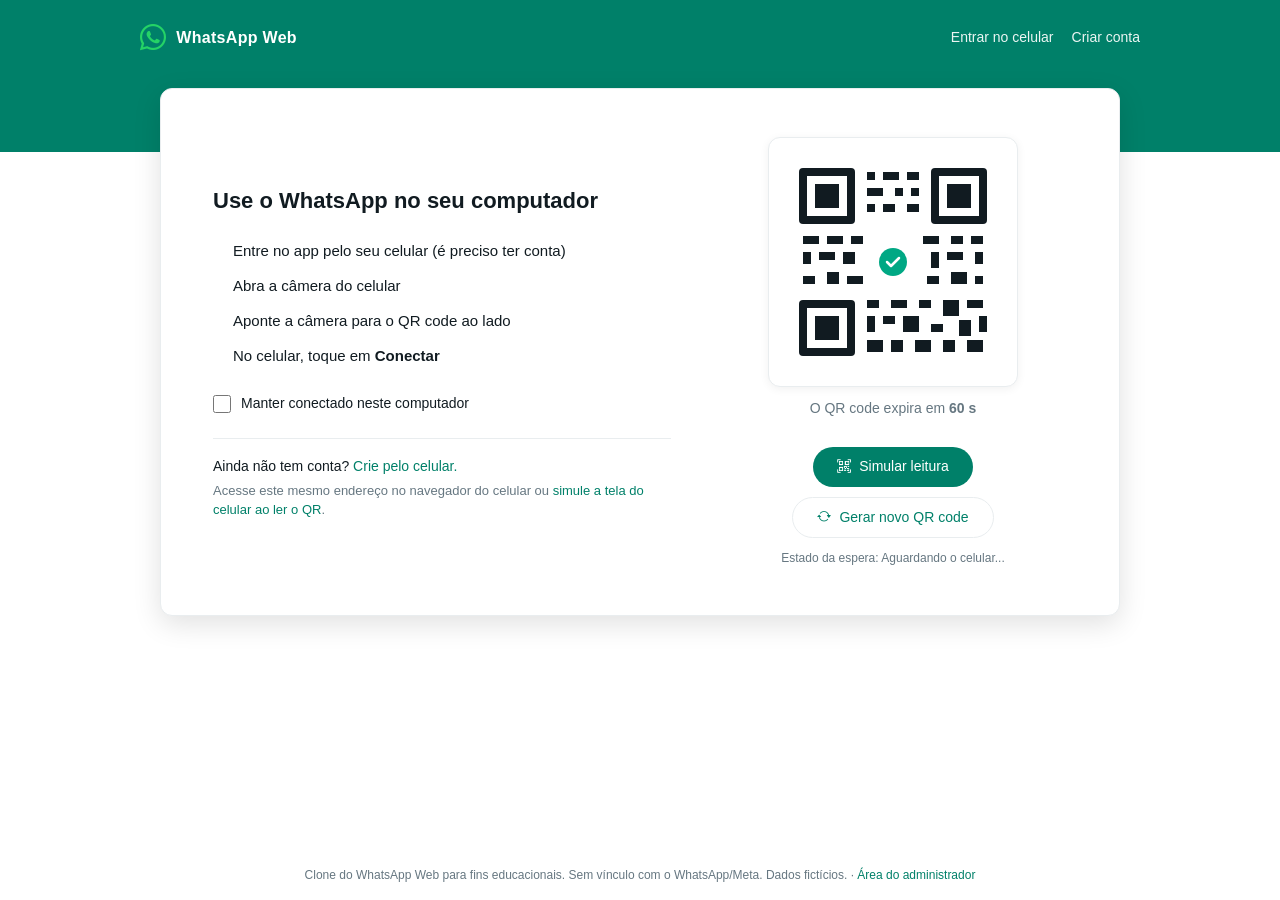
<file: index.html>
<!DOCTYPE html>
<html lang="pt-BR">
<head>
  <meta charset="UTF-8">
  <meta name="viewport" content="width=device-width, initial-scale=1.0">
  <title>WhatsApp Web — Entrada</title>
  <link rel="stylesheet" href="https://cdn.jsdelivr.net/npm/bootstrap-icons@1.13.1/font/bootstrap-icons.min.css">
  <link rel="stylesheet" href="css/style.css">
  <link rel="stylesheet" href="css/entrada.css">
  <script src="js/tema.js" defer></script>
  <script src="js/entrada.js" defer></script>
</head>
<body>
  <!-- Cabeçalho institucional com logotipo da marca -->
  <header class="entrada-topo">
    <div class="entrada-topo-conteudo">
      <div class="marca-logo">
        <i class="bi bi-whatsapp" aria-hidden="true"></i>
        <span>WhatsApp Web</span>
      </div>
      <nav class="entrada-nav" aria-label="Acesso rápido">
        <a href="login.html">Entrar no celular</a>
        <a href="cadastro.html">Criar conta</a>
      </nav>
    </div>
  </header>

  <main class="entrada-principal">
    <!-- Cartão Desktop: passo a passo + QR Code (Figura 4 do wireframe) -->
    <section class="entrada-cartao" aria-labelledby="titulo-entrada">
      <div class="entrada-desktop">
        <article class="entrada-instrucoes">
          <h1 id="titulo-entrada">Use o WhatsApp no seu computador</h1>
          <ol class="lista-passos">
            <li>Entre no app pelo seu celular (é preciso ter conta)</li>
            <li>Abra a câmera do celular</li>
            <li>Aponte a câmera para o QR code ao lado</li>
            <li>No celular, toque em <strong>Conectar</strong></li>
          </ol>

          <label class="opcao-manter" for="manter-conectado">
            <input type="checkbox" id="manter-conectado">
            <span>Manter conectado neste computador</span>
          </label>

          <div class="entrada-links-auxiliares">
            <p>
              Ainda não tem conta?
              <a href="cadastro.html">Crie pelo celular.</a>
            </p>
            <p class="texto-apoio">
              Acesse este mesmo endereço no navegador do celular ou
              <a href="conectar.html">simule a tela do celular ao ler o QR</a>.
            </p>
          </div>
        </article>

        <!-- Área do QR Code com contagem regressiva de 60s (RN04) -->
        <aside class="entrada-qr-area" aria-label="Código QR para conexão">
          <div class="qr-moldura" id="qr-moldura">
            <img
              id="qr-img"
              src="img/qrcode.svg"
              alt="Código QR para conectar o WhatsApp Web no computador"
              width="220"
              height="220"
            >
            <div class="qr-expirado-overlay" id="qr-expirado-overlay" hidden>
              <i class="bi bi-arrow-clockwise" aria-hidden="true"></i>
              <p>Este QR code expirou</p>
            </div>
          </div>

          <p class="qr-status" id="qr-contador" aria-live="polite">
            O QR code expira em <strong>60 s</strong>
          </p>
          <p class="erro-campo" id="qr-erro" role="alert"></p>

          <div class="qr-botoes">
            <button type="button" class="btn btn-primario" id="btn-simular-leitura">
              <i class="bi bi-qr-code-scan" aria-hidden="true"></i>
              Simular leitura
            </button>
            <button type="button" class="btn btn-secundario" id="btn-novo-qr">
              <i class="bi bi-arrow-repeat" aria-hidden="true"></i>
              Gerar novo QR code
            </button>
          </div>

          <p class="qr-estado-conexao" id="qr-estado-conexao">
            Estado da espera: Aguardando o celular...
          </p>
        </aside>
      </div>

      <!-- Versão Mobile: aviso para abrir no PC + botões do app (Figura 5 do wireframe) -->
      <div class="entrada-mobile">
        <div class="mobile-icone" aria-hidden="true">
          <i class="bi bi-whatsapp"></i>
        </div>
        <p class="mobile-titulo">WhatsApp Web</p>
        <p class="mobile-aviso">
          Esta página foi feita para o computador. No celular, entre no app para conversar e conectar o seu PC.
        </p>

        <div class="mobile-acoes">
          <a href="login.html" class="btn btn-primario">Entrar no app</a>
          <a href="cadastro.html" class="btn btn-secundario">Criar conta</a>
        </div>

        <div class="mobile-dica">
          <strong>Como conectar o computador:</strong>
          abra o site no PC e aponte a câmera do celular para o QR code.
        </div>
      </div>
    </section>
  </main>

  <footer class="rodape-educacional">
    <p>
      Clone do WhatsApp Web para fins educacionais. Sem vínculo com o WhatsApp/Meta. Dados fictícios.
      · <a href="admin/login.html">Área do administrador</a>
    </p>
  </footer>
</body>
</html>
</file>
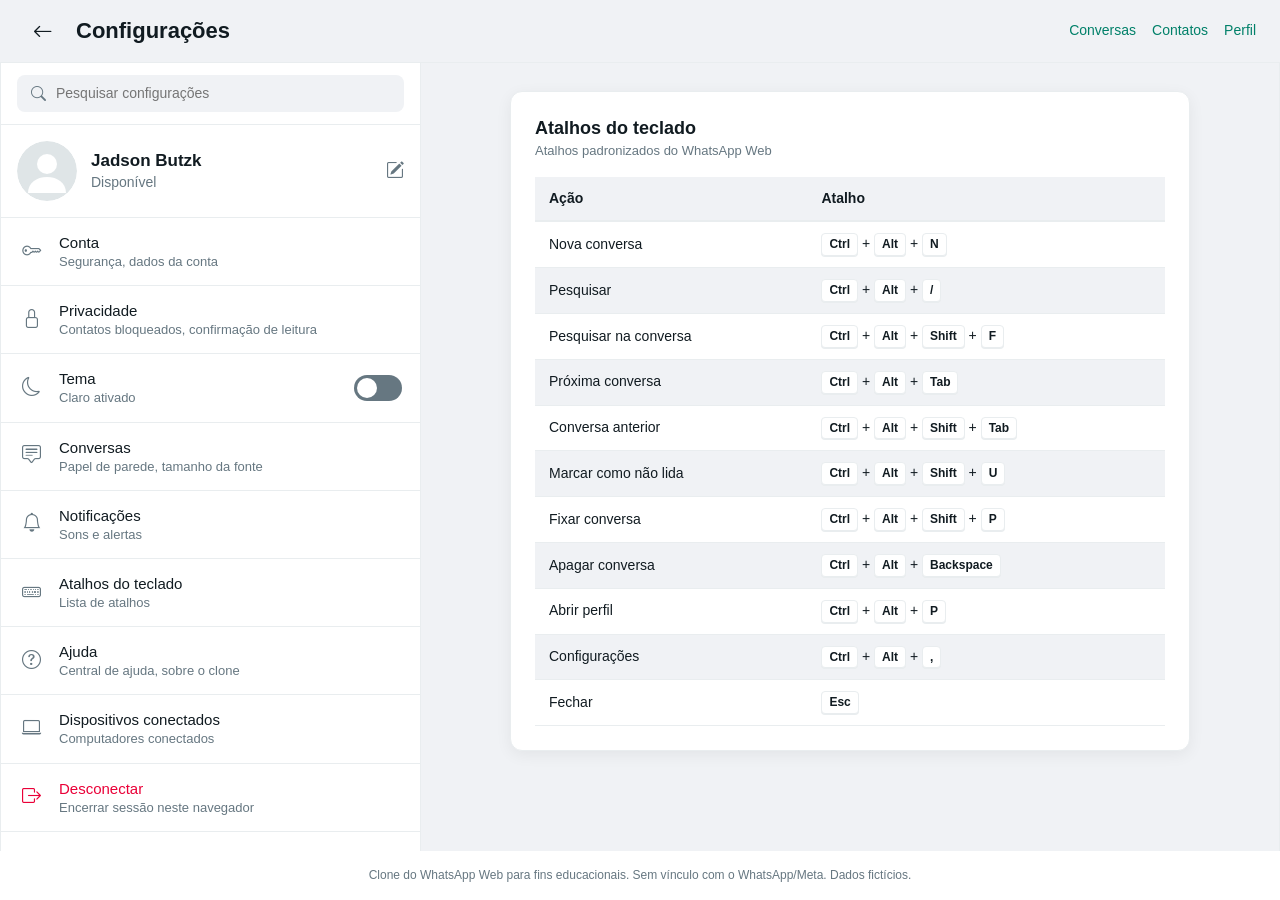
<file: configuracoes.html>
<!DOCTYPE html>
<html lang="pt-BR">
<head>
  <meta charset="UTF-8">
  <meta name="viewport" content="width=device-width, initial-scale=1.0">
  <title>WhatsApp Web — Configurações</title>
  <link rel="stylesheet" href="https://cdn.jsdelivr.net/npm/bootstrap-icons@1.13.1/font/bootstrap-icons.min.css">
  <link rel="stylesheet" href="css/style.css">
  <link rel="stylesheet" href="css/configuracoes.css">
  <script src="js/tema.js"></script>
  <script src="js/configuracoes.js" defer></script>
</head>
<body>
  <header class="barra-superior">
    <div class="barra-superior-conteudo">
      <div class="titulo-com-voltar">
        <a href="conversas.html" class="btn-icone" aria-label="Voltar para conversas">
          <i class="bi bi-arrow-left" aria-hidden="true"></i>
        </a>
        <h1>Configurações</h1>
      </div>
      <nav class="nav-atalhos" aria-label="Navegação do site">
        <a href="conversas.html">Conversas</a>
        <a href="nova-conversa.html">Contatos</a>
        <a href="perfil.html">Perfil</a>
      </nav>
    </div>
  </header>

  <main class="config-layout">
    <!-- Painel esquerdo: busca, perfil do usuário e lista de opções (Figuras 14 e 15) -->
    <section class="config-painel" aria-label="Menu de configurações">
      <div class="config-busca-area">
        <div class="busca-box">
          <i class="bi bi-search" aria-hidden="true"></i>
          <input
            type="search"
            id="busca-config"
            placeholder="Pesquisar configurações"
            aria-label="Pesquisar configurações"
          >
        </div>
      </div>

      <!-- Perfil do usuário (editável) -->
      <button type="button" class="perfil-usuario-card" id="btn-editar-perfil">
        <img
          src="img/avatar-padrao.svg"
          alt="Avatar padrão do usuário Jadson Butzk"
          width="60"
          height="60"
        >
        <div class="perfil-usuario-texto">
          <strong id="usuario-nome">Jadson Butzk</strong>
          <span id="usuario-recado">Disponível</span>
        </div>
        <i class="bi bi-pencil-square icone-editar" aria-hidden="true"></i>
      </button>

      <!-- Lista de configurações -->
      <ul class="config-lista" id="config-lista">
        <li class="config-item-wrapper" data-termo="conta segurança dados">
          <button type="button" class="config-item" data-info="Conta">
            <i class="bi bi-key" aria-hidden="true"></i>
            <div>
              <strong>Conta</strong>
              <span>Segurança, dados da conta</span>
            </div>
          </button>
        </li>

        <li class="config-item-wrapper" data-termo="privacidade bloqueados leitura">
          <button type="button" class="config-item" data-info="Privacidade">
            <i class="bi bi-lock" aria-hidden="true"></i>
            <div>
              <strong>Privacidade</strong>
              <span>Contatos bloqueados, confirmação de leitura</span>
            </div>
          </button>
        </li>

        <li class="config-item-wrapper" data-termo="tema claro escuro aparencia">
          <div class="config-item config-item-tema">
            <div class="config-tema-rotulo">
              <i class="bi bi-moon" aria-hidden="true"></i>
              <div>
                <strong>Tema</strong>
                <span id="status-tema">Claro / Escuro</span>
              </div>
            </div>
            <label class="switch-tema" for="toggle-tema" aria-label="Alternar entre tema claro e escuro">
              <input type="checkbox" id="toggle-tema" role="switch">
              <span class="switch-trilho"></span>
            </label>
          </div>
        </li>

        <li class="config-item-wrapper" data-termo="conversas papel de parede fonte">
          <button type="button" class="config-item" data-info="Conversas">
            <i class="bi bi-chat-square-text" aria-hidden="true"></i>
            <div>
              <strong>Conversas</strong>
              <span>Papel de parede, tamanho da fonte</span>
            </div>
          </button>
        </li>

        <li class="config-item-wrapper" data-termo="notificacoes sons alertas">
          <button type="button" class="config-item" data-info="Notificações">
            <i class="bi bi-bell" aria-hidden="true"></i>
            <div>
              <strong>Notificações</strong>
              <span>Sons e alertas</span>
            </div>
          </button>
        </li>

        <li class="config-item-wrapper" data-termo="atalhos teclado lista">
          <button type="button" class="config-item" id="btn-abrir-atalhos">
            <i class="bi bi-keyboard" aria-hidden="true"></i>
            <div>
              <strong>Atalhos do teclado</strong>
              <span>Lista de atalhos</span>
            </div>
          </button>
        </li>

        <li class="config-item-wrapper" data-termo="ajuda sobre clone">
          <button type="button" class="config-item" data-info="Ajuda">
            <i class="bi bi-question-circle" aria-hidden="true"></i>
            <div>
              <strong>Ajuda</strong>
              <span>Central de ajuda, sobre o clone</span>
            </div>
          </button>
        </li>

        <li class="config-item-wrapper" data-termo="dispositivos conectados computadores">
          <a href="conectar.html" class="config-item">
            <i class="bi bi-laptop" aria-hidden="true"></i>
            <div>
              <strong>Dispositivos conectados</strong>
              <span>Computadores conectados</span>
            </div>
          </a>
        </li>

        <li class="config-item-wrapper" data-termo="desconectar sair encerrar sessao">
          <button type="button" class="config-item config-desconectar" id="btn-desconectar">
            <i class="bi bi-box-arrow-right" aria-hidden="true"></i>
            <div>
              <strong>Desconectar</strong>
              <span>Encerrar sessão neste navegador</span>
            </div>
          </button>
        </li>
      </ul>
    </section>

    <!-- Painel direito: Tabela de atalhos do teclado (requisito de tabela com thead, tbody e :nth-child) -->
    <section class="atalhos-painel" id="secao-atalhos" aria-labelledby="titulo-atalhos">
      <div class="atalhos-cartao">
        <div class="atalhos-cabecalho">
          <h2 id="titulo-atalhos">Atalhos do teclado</h2>
          <span class="atalhos-subtitulo">Atalhos padronizados do WhatsApp Web</span>
        </div>

        <div class="tabela-responsiva">
          <table class="tabela-atalhos">
            <thead>
              <tr>
                <th scope="col">Ação</th>
                <th scope="col">Atalho</th>
              </tr>
            </thead>
            <tbody>
              <tr>
                <td>Nova conversa</td>
                <td><kbd>Ctrl</kbd> + <kbd>Alt</kbd> + <kbd>N</kbd></td>
              </tr>
              <tr>
                <td>Pesquisar</td>
                <td><kbd>Ctrl</kbd> + <kbd>Alt</kbd> + <kbd>/</kbd></td>
              </tr>
              <tr>
                <td>Pesquisar na conversa</td>
                <td><kbd>Ctrl</kbd> + <kbd>Alt</kbd> + <kbd>Shift</kbd> + <kbd>F</kbd></td>
              </tr>
              <tr>
                <td>Próxima conversa</td>
                <td><kbd>Ctrl</kbd> + <kbd>Alt</kbd> + <kbd>Tab</kbd></td>
              </tr>
              <tr>
                <td>Conversa anterior</td>
                <td><kbd>Ctrl</kbd> + <kbd>Alt</kbd> + <kbd>Shift</kbd> + <kbd>Tab</kbd></td>
              </tr>
              <tr>
                <td>Marcar como não lida</td>
                <td><kbd>Ctrl</kbd> + <kbd>Alt</kbd> + <kbd>Shift</kbd> + <kbd>U</kbd></td>
              </tr>
              <tr>
                <td>Fixar conversa</td>
                <td><kbd>Ctrl</kbd> + <kbd>Alt</kbd> + <kbd>Shift</kbd> + <kbd>P</kbd></td>
              </tr>
              <tr>
                <td>Apagar conversa</td>
                <td><kbd>Ctrl</kbd> + <kbd>Alt</kbd> + <kbd>Backspace</kbd></td>
              </tr>
              <tr>
                <td>Abrir perfil</td>
                <td><kbd>Ctrl</kbd> + <kbd>Alt</kbd> + <kbd>P</kbd></td>
              </tr>
              <tr>
                <td>Configurações</td>
                <td><kbd>Ctrl</kbd> + <kbd>Alt</kbd> + <kbd>,</kbd></td>
              </tr>
              <tr>
                <td>Fechar</td>
                <td><kbd>Esc</kbd></td>
              </tr>
            </tbody>
          </table>
        </div>
      </div>
    </section>
  </main>

  <!-- Modal para edição rápida de nome e recado do usuário -->
  <div
    class="modal-overlay"
    id="modal-perfil-usuario"
    role="dialog"
    aria-modal="true"
    aria-labelledby="titulo-modal-usuario"
  >
    <div class="modal-caixa">
      <div class="modal-cabecalho">
        <h2 id="titulo-modal-usuario">Editar perfil</h2>
        <button type="button" class="btn-fechar-modal" id="btn-fechar-modal-usuario" aria-label="Fechar janela">
          <i class="bi bi-x-lg" aria-hidden="true"></i>
        </button>
      </div>

      <form id="form-perfil-usuario" novalidate>
        <div class="campo-grupo">
          <label for="input-usuario-nome">Seu nome *</label>
          <input type="text" id="input-usuario-nome" class="campo-controle" required>
          <span class="erro-campo" id="erro-usuario-nome" role="alert"></span>
        </div>

        <div class="campo-grupo">
          <label for="input-usuario-recado">Recado</label>
          <input type="text" id="input-usuario-recado" class="campo-controle" maxlength="120">
        </div>

        <div class="modal-acoes">
          <button type="button" class="btn btn-secundario" id="btn-cancelar-usuario">Cancelar</button>
          <button type="submit" class="btn btn-primario">Salvar</button>
        </div>
      </form>
    </div>
  </div>

  <div class="toast-aviso" id="toast-config" role="status" aria-live="polite"></div>

  <footer class="rodape-educacional">
    <p>Clone do WhatsApp Web para fins educacionais. Sem vínculo com o WhatsApp/Meta. Dados fictícios.</p>
  </footer>
</body>
</html>
</file>
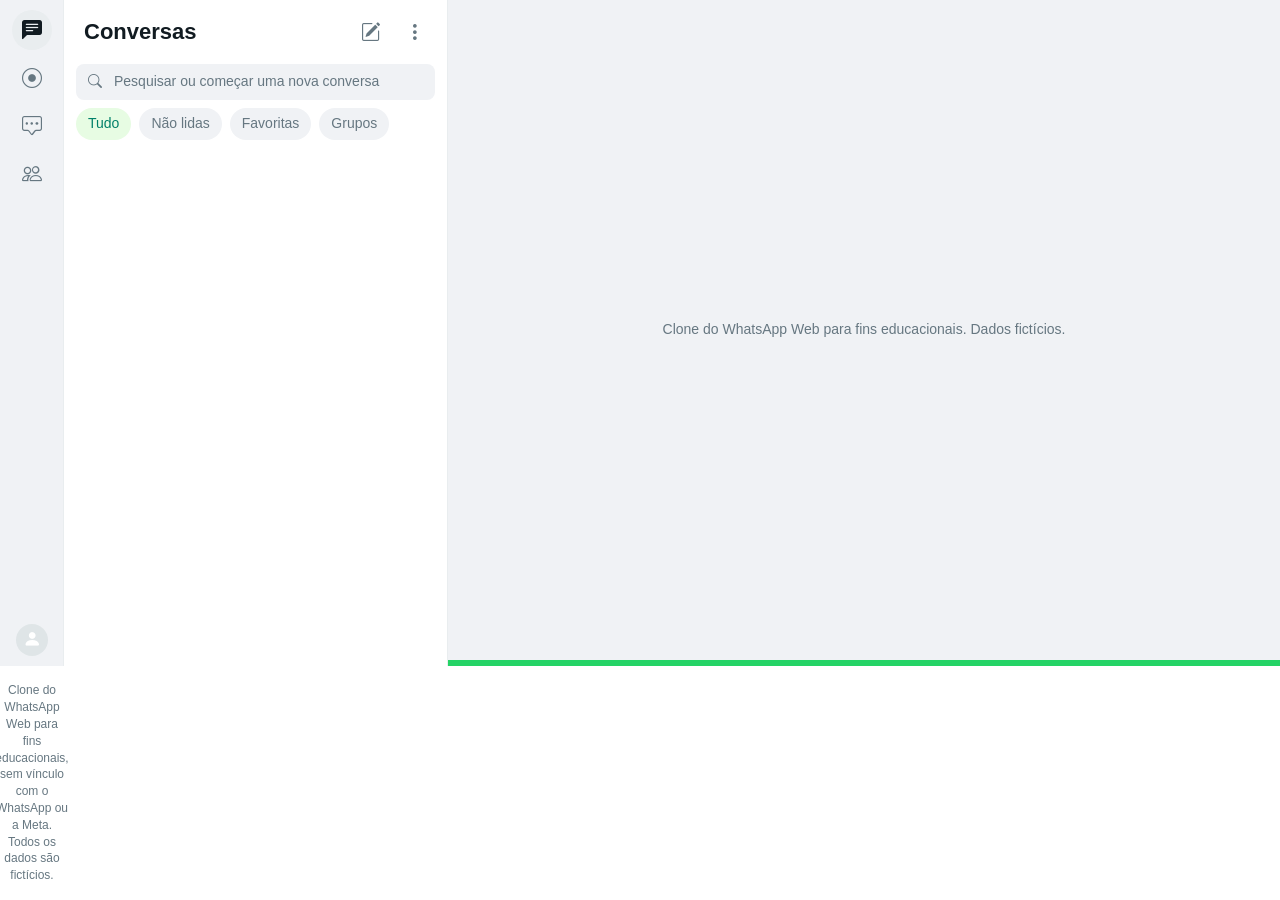
<file: conversas.html>
<!DOCTYPE html>
<html lang="pt-BR">
<head>
  <meta charset="UTF-8">
  <meta name="viewport" content="width=device-width, initial-scale=1.0">
  <title>Conversas – WhatsApp Web</title>
  <link rel="stylesheet" href="https://cdn.jsdelivr.net/npm/bootstrap-icons@1.11.3/font/bootstrap-icons.min.css">
  <link rel="stylesheet" href="css/style.css">
  <link rel="stylesheet" href="css/conversas.css">
  <script src="js/tema.js"></script>
  <script src="js/conversas.js" defer></script>
</head>
<body>
  <div class="app" id="app">
    <nav class="barra-icones" aria-label="Menu principal">
      <div class="barra-icones-grupo">
        <a href="conversas.html" class="btn-icone" aria-label="Conversas" aria-current="page"><i class="bi bi-chat-left-text-fill"></i></a>
        <button type="button" class="btn-icone" aria-label="Status"><i class="bi bi-record-circle"></i></button>
        <button type="button" class="btn-icone" aria-label="Canais"><i class="bi bi-chat-square-dots"></i></button>
        <button type="button" class="btn-icone" aria-label="Comunidades"><i class="bi bi-people"></i></button>
      </div>
      <div class="barra-icones-grupo">
        <a href="configuracoes.html" class="avatar avatar-barra" aria-label="Perfil e configurações"><i class="bi bi-person-fill"></i></a>
      </div>
    </nav>

    <aside class="painel-lista" aria-label="Lista de conversas">
      <header class="painel-cabecalho">
        <h1>Conversas</h1>
        <div class="painel-acoes">
          <a href="nova-conversa.html" class="btn-icone" aria-label="Nova conversa"><i class="bi bi-pencil-square"></i></a>
          <button type="button" class="btn-icone" aria-label="Mais opções"><i class="bi bi-three-dots-vertical"></i></button>
        </div>
      </header>

      <div class="painel-busca">
        <label class="busca">
          <i class="bi bi-search"></i>
          <span class="visualmente-oculto">Pesquisar conversas</span>
          <input type="search" id="busca-conversas" placeholder="Pesquisar ou começar uma nova conversa">
        </label>
      </div>

      <div class="filtros" role="group" aria-label="Filtros">
        <button type="button" class="chip ativo" data-filtro="tudo" aria-pressed="true">Tudo</button>
        <button type="button" class="chip" data-filtro="nao-lidas" aria-pressed="false">Não lidas</button>
        <button type="button" class="chip" data-filtro="favoritas" aria-pressed="false">Favoritas</button>
        <button type="button" class="chip" data-filtro="grupos" aria-pressed="false">Grupos</button>
      </div>

      <ul class="lista-conversas" id="lista-conversas"></ul>
    </aside>

    <main class="area-chat">
      <section class="boas-vindas" id="boas-vindas" aria-label="Área vazia">
        <p class="boas-vindas-aviso">Clone do WhatsApp Web para fins educacionais. Dados fictícios.</p>
      </section>

      <section class="chat" id="chat" aria-label="Conversa" hidden>
        <header class="chat-cabecalho">
          <button type="button" class="btn-icone btn-voltar" id="btn-voltar" aria-label="Voltar"><i class="bi bi-arrow-left"></i></button>
          <a href="perfil.html" class="chat-contato">
            <span class="avatar" id="chat-avatar"><i class="bi bi-person-fill"></i></span>
            <span class="chat-contato-info">
              <span class="chat-nome" id="chat-nome"></span>
              <span class="chat-status" id="chat-status"></span>
            </span>
          </a>
          <div class="chat-acoes">
            <button type="button" class="btn-icone" aria-label="Pesquisar na conversa"><i class="bi bi-search"></i></button>
            <button type="button" class="btn-icone" aria-label="Mais opções da conversa"><i class="bi bi-three-dots-vertical"></i></button>
          </div>
        </header>

        <div class="mensagens" id="mensagens"></div>

        <footer class="chat-rodape">
          <form class="form-mensagem" id="form-mensagem">
            <button type="button" class="btn-icone" aria-label="Emojis"><i class="bi bi-emoji-smile"></i></button>
            <button type="button" class="btn-icone" aria-label="Anexar"><i class="bi bi-plus-lg"></i></button>
            <label class="visualmente-oculto" for="campo-mensagem">Mensagem</label>
            <input type="text" class="campo-mensagem" id="campo-mensagem" placeholder="Digite uma mensagem" autocomplete="off">
            <button type="submit" class="btn-icone" aria-label="Enviar"><i class="bi bi-send-fill"></i></button>
          </form>
        </footer>
      </section>
    </main>

    <footer class="rodape-aviso">Clone do WhatsApp Web para fins educacionais, sem vínculo com o WhatsApp ou a Meta. Todos os dados são fictícios.</footer>
  </div>

  <div class="menu-contexto" id="menu-contexto" role="menu" hidden>
    <button type="button" role="menuitem" data-acao="fixar" id="opcao-fixar">Fixar conversa</button>
    <button type="button" role="menuitem" data-acao="favoritar" id="opcao-favoritar">Favoritar</button>
    <button type="button" role="menuitem" data-acao="apagar" class="opcao-perigo">Apagar para todos</button>
  </div>

  <div class="modal" id="modal-confirmar" role="dialog" aria-modal="true" aria-labelledby="modal-titulo" hidden>
    <div class="modal-conteudo">
      <h2 class="modal-titulo" id="modal-titulo">Apagar conversa?</h2>
      <p class="modal-texto" id="modal-texto">Esta conversa será apagada para todos.</p>
      <div class="modal-acoes">
        <button type="button" class="btn btn-secundario" id="modal-cancelar">Cancelar</button>
        <button type="button" class="btn btn-perigo" id="modal-confirmar-btn">Apagar</button>
      </div>
    </div>
  </div>

  <div class="toast" id="toast" role="status" aria-live="polite"></div>
</body>
</html>
</file>
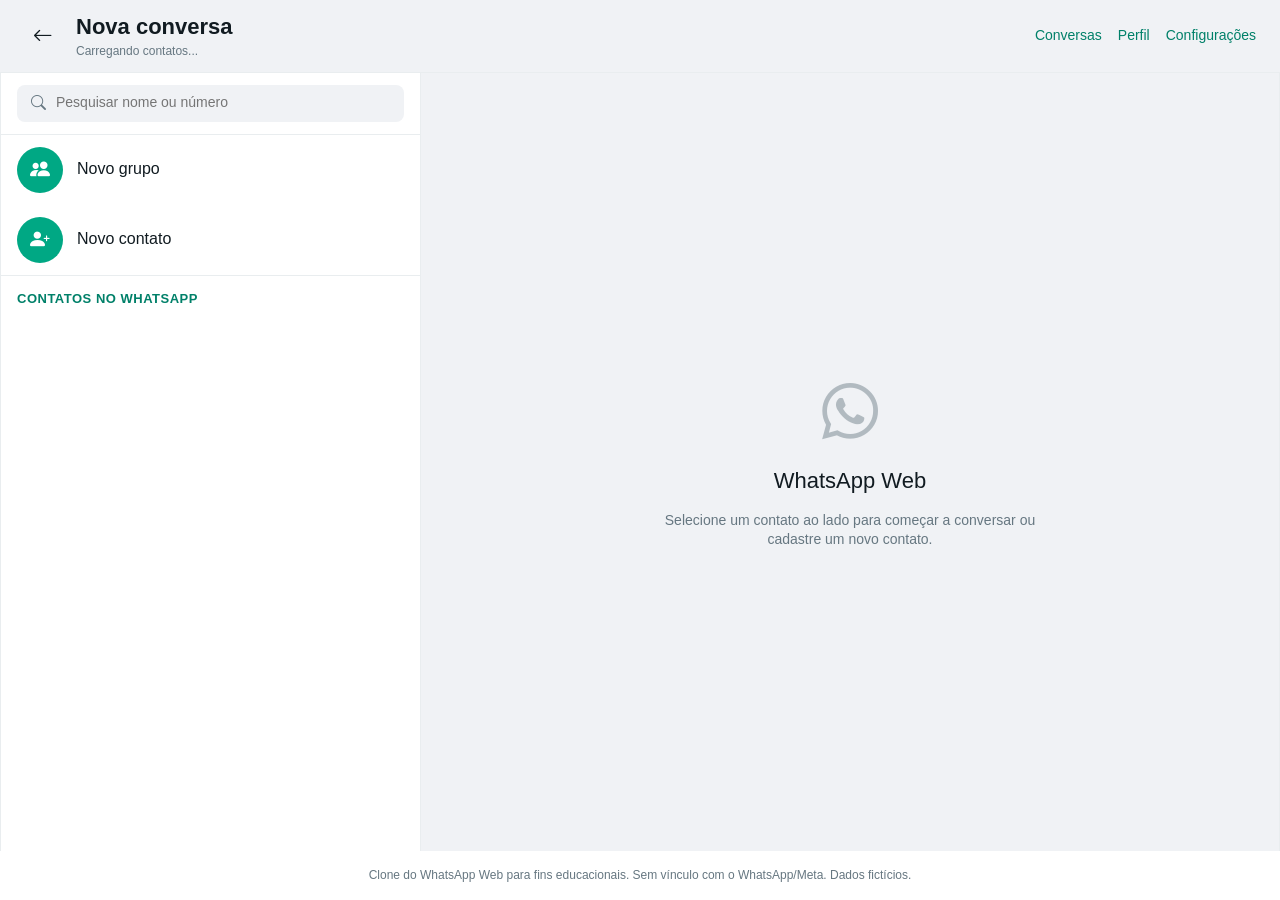
<file: nova-conversa.html>
<!DOCTYPE html>
<html lang="pt-BR">
<head>
  <meta charset="UTF-8">
  <meta name="viewport" content="width=device-width, initial-scale=1.0">
  <title>WhatsApp Web — Nova conversa</title>
  <link rel="stylesheet" href="https://cdn.jsdelivr.net/npm/bootstrap-icons@1.13.1/font/bootstrap-icons.min.css">
  <link rel="stylesheet" href="css/style.css">
  <link rel="stylesheet" href="css/nova-conversa.css">
  <script src="js/tema.js" defer></script>
  <script src="js/nova-conversa.js" defer></script>
</head>
<body>
  <header class="barra-superior">
    <div class="barra-superior-conteudo">
      <div class="titulo-com-voltar">
        <a href="conversas.html" class="btn-icone" aria-label="Voltar para conversas">
          <i class="bi bi-arrow-left" aria-hidden="true"></i>
        </a>
        <div>
          <h1>Nova conversa</h1>
          <p class="subtitulo-contagem" id="contagem-contatos">Carregando contatos...</p>
        </div>
      </div>
      <nav class="nav-atalhos" aria-label="Navegação do site">
        <a href="conversas.html">Conversas</a>
        <a href="perfil.html">Perfil</a>
        <a href="configuracoes.html">Configurações</a>
      </nav>
    </div>
  </header>

  <main class="contatos-layout">
    <!-- Painel esquerdo: busca, ações e lista alfabética de contatos (Figuras 12 e 13) -->
    <section class="contatos-painel" aria-label="Lista de contatos">
      <div class="contatos-busca-area">
        <div class="busca-box">
          <i class="bi bi-search" aria-hidden="true"></i>
          <input
            type="search"
            id="busca-contato"
            placeholder="Pesquisar nome ou número"
            aria-label="Pesquisar nome ou número"
          >
        </div>
      </div>

      <div class="acoes-rapidas">
        <button type="button" class="acao-rapida-item" id="btn-novo-grupo">
          <span class="icone-circular"><i class="bi bi-people-fill" aria-hidden="true"></i></span>
          <span class="acao-rapida-texto">Novo grupo</span>
        </button>

        <button type="button" class="acao-rapida-item" id="btn-abrir-novo-contato">
          <span class="icone-circular"><i class="bi bi-person-plus-fill" aria-hidden="true"></i></span>
          <span class="acao-rapida-texto">Novo contato</span>
        </button>
      </div>

      <h2 class="lista-secao-titulo">Contatos no WhatsApp</h2>

      <div id="lista-contatos" class="lista-contatos" aria-live="polite">
        <!-- Preenchido via fetch('dados/contatos.json') em js/nova-conversa.js -->
      </div>
    </section>

    <!-- Painel direito no desktop (como na Figura 12) -->
    <aside class="contatos-boas-vindas" aria-label="Instruções">
      <div class="boas-vindas-conteudo">
        <i class="bi bi-whatsapp" aria-hidden="true"></i>
        <h2>WhatsApp Web</h2>
        <p>Selecione um contato ao lado para começar a conversar ou cadastre um novo contato.</p>
      </div>
    </aside>
  </main>

  <!-- Modal de cadastro de novo contato (Figura 12) -->
  <div
    class="modal-overlay"
    id="modal-novo-contato"
    role="dialog"
    aria-modal="true"
    aria-labelledby="titulo-modal-contato"
  >
    <div class="modal-caixa">
      <div class="modal-cabecalho">
        <h2 id="titulo-modal-contato">Novo contato</h2>
        <button type="button" class="btn-fechar-modal" id="btn-fechar-modal-contato" aria-label="Fechar janela">
          <i class="bi bi-x-lg" aria-hidden="true"></i>
        </button>
      </div>

      <form id="form-novo-contato" novalidate>
        <div class="campo-grupo">
          <label for="novo-nome">Nome *</label>
          <input
            type="text"
            id="novo-nome"
            name="nome"
            class="campo-controle"
            placeholder="Ex.: Lucas"
            required
          >
          <span class="erro-campo" id="erro-nome" role="alert"></span>
        </div>

        <div class="campo-grupo">
          <label for="novo-sobrenome">Sobrenome</label>
          <input
            type="text"
            id="novo-sobrenome"
            name="sobrenome"
            class="campo-controle"
            placeholder="Ex.: Martins"
          >
          <span class="erro-campo" id="erro-sobrenome" role="alert"></span>
        </div>

        <div class="campo-grupo">
          <label for="novo-telefone">Telefone *</label>
          <input
            type="tel"
            id="novo-telefone"
            name="telefone"
            class="campo-controle"
            placeholder="(49) 99999-0001"
            pattern="^\(\d{2}\)\s?\d{4,5}-\d{4}$"
            required
          >
          <span class="erro-campo" id="erro-telefone" role="alert"></span>
        </div>

        <div class="campo-grupo">
          <label for="novo-email">E-mail</label>
          <input
            type="email"
            id="novo-email"
            name="email"
            class="campo-controle"
            placeholder="lucas@email.com"
          >
          <span class="erro-campo" id="erro-email" role="alert"></span>
        </div>

        <p class="erro-geral" id="erro-geral-contato" role="alert" hidden>
          Corrija os campos destacados para salvar.
        </p>

        <div class="modal-acoes">
          <button type="button" class="btn btn-secundario" id="btn-cancelar-contato">Cancelar</button>
          <button type="submit" class="btn btn-primario">Salvar</button>
        </div>
      </form>
    </div>
  </div>

  <div class="toast-aviso" id="toast-contatos" role="status" aria-live="polite"></div>

  <footer class="rodape-educacional">
    <p>Clone do WhatsApp Web para fins educacionais. Sem vínculo com o WhatsApp/Meta. Dados fictícios.</p>
  </footer>
</body>
</html>
</file>
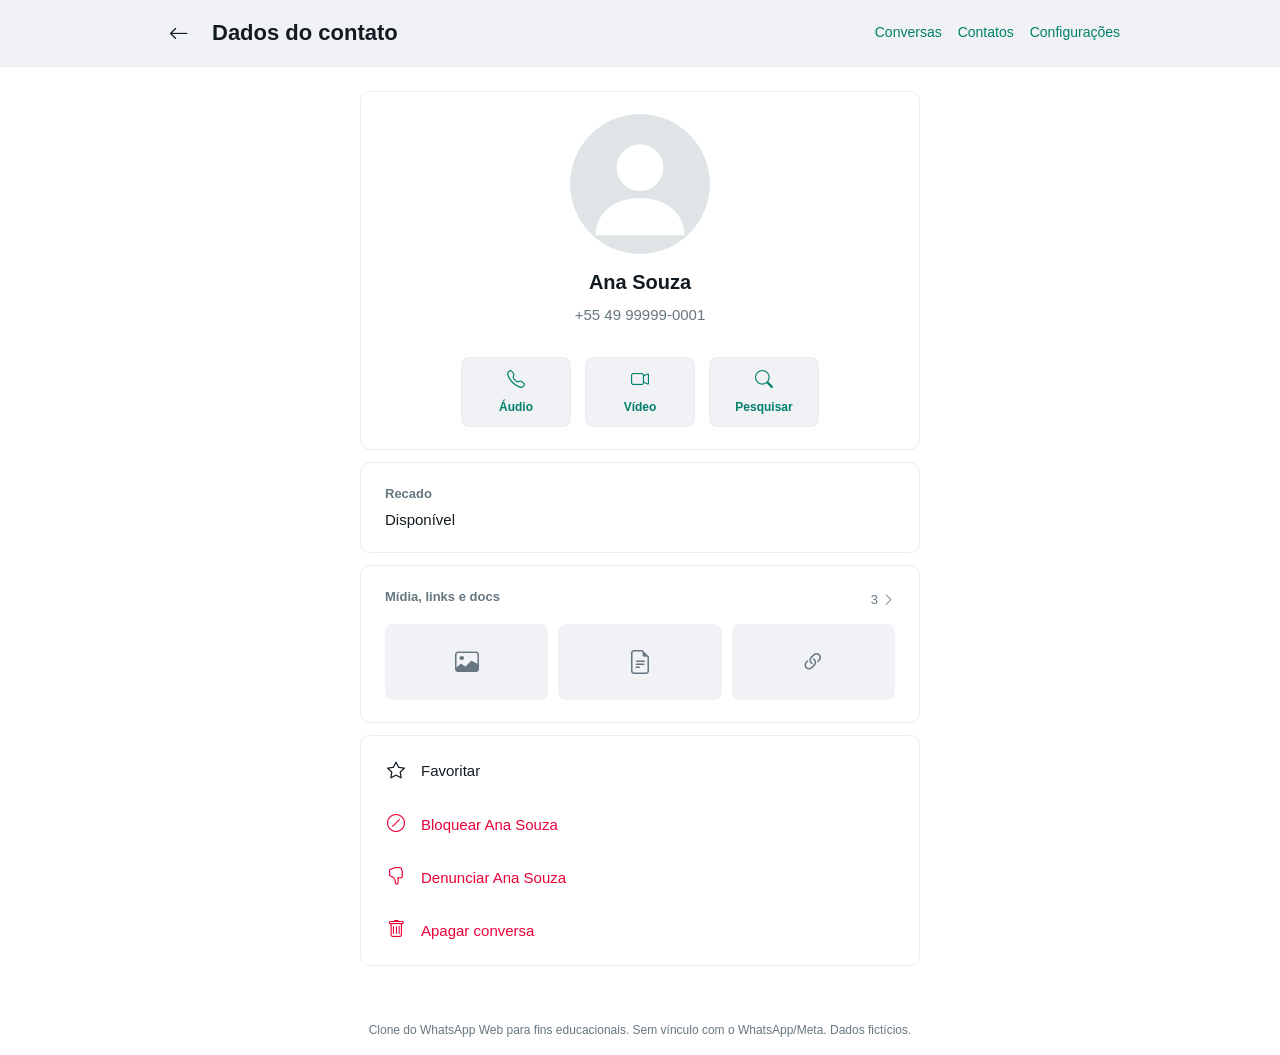
<file: perfil.html>
<!DOCTYPE html>
<html lang="pt-BR">
<head>
  <meta charset="UTF-8">
  <meta name="viewport" content="width=device-width, initial-scale=1.0">
  <title>WhatsApp Web — Perfil do contato</title>
  <link rel="stylesheet" href="https://cdn.jsdelivr.net/npm/bootstrap-icons@1.13.1/font/bootstrap-icons.min.css">
  <link rel="stylesheet" href="css/style.css">
  <link rel="stylesheet" href="css/perfil.css">
  <script src="js/tema.js" defer></script>
  <script src="js/perfil.js" defer></script>
</head>
<body>
  <!-- Cabeçalho com retorno às conversas e navegação secundária -->
  <header class="barra-superior">
    <div class="barra-superior-conteudo">
      <div class="titulo-com-voltar">
        <a href="conversas.html" class="btn-icone" aria-label="Voltar para conversas">
          <i class="bi bi-arrow-left" aria-hidden="true"></i>
        </a>
        <h1>Dados do contato</h1>
      </div>
      <nav class="nav-atalhos" aria-label="Navegação do site">
        <a href="conversas.html">Conversas</a>
        <a href="nova-conversa.html">Contatos</a>
        <a href="configuracoes.html">Configurações</a>
      </nav>
    </div>
  </header>

  <main class="perfil-container">
    <!-- Painel principal do perfil do contato (Figuras 10 e 11) -->
    <article class="perfil-painel">
      <section class="perfil-cabecalho" aria-label="Informações principais do contato">
        <img
          id="perfil-avatar"
          src="img/avatar-padrao.svg"
          alt="Avatar padrão de Ana Souza"
          class="perfil-avatar"
          width="140"
          height="140"
        >
        <h2 id="perfil-nome">Ana Souza</h2>
        <p id="perfil-telefone" class="perfil-telefone">+55 49 99999-0001</p>

        <div class="perfil-badges" id="perfil-badges">
          <span class="badge-status favorito" id="badge-favorito" hidden>
            <i class="bi bi-star-fill" aria-hidden="true"></i> Favorito
          </span>
          <span class="badge-status bloqueado" id="badge-bloqueado" hidden>
            <i class="bi bi-slash-circle" aria-hidden="true"></i> Contato bloqueado (RN03)
          </span>
        </div>

        <div class="perfil-atalhos-rapidos" aria-label="Atalhos visuais do contato">
          <button type="button" class="atalho-visual" data-visual="Áudio">
            <i class="bi bi-telephone" aria-hidden="true"></i>
            <span>Áudio</span>
          </button>
          <button type="button" class="atalho-visual" data-visual="Vídeo">
            <i class="bi bi-camera-video" aria-hidden="true"></i>
            <span>Vídeo</span>
          </button>
          <button type="button" class="atalho-visual" data-visual="Pesquisar">
            <i class="bi bi-search" aria-hidden="true"></i>
            <span>Pesquisar</span>
          </button>
        </div>
      </section>

      <!-- Seção de recado -->
      <section class="perfil-bloco" aria-labelledby="titulo-recado">
        <h3 id="titulo-recado" class="bloco-rotulo">Recado</h3>
        <p id="perfil-recado" class="bloco-valor">Disponível</p>
      </section>

      <!-- Seção de mídias, links e docs (ilustrativa conforme escopo) -->
      <section class="perfil-bloco" aria-labelledby="titulo-midias">
        <div class="bloco-linha">
          <h3 id="titulo-midias" class="bloco-rotulo">Mídia, links e docs</h3>
          <span class="midia-contador">3 <i class="bi bi-chevron-right" aria-hidden="true"></i></span>
        </div>
        <div class="midia-grade" aria-label="Miniaturas ilustrativas de mídia">
          <div class="midia-item"><i class="bi bi-image" aria-hidden="true"></i></div>
          <div class="midia-item"><i class="bi bi-file-earmark-text" aria-hidden="true"></i></div>
          <div class="midia-item"><i class="bi bi-link-45deg" aria-hidden="true"></i></div>
        </div>
      </section>

      <!-- Ações do contato: Favoritar, Bloquear (RN03), Denunciar e Apagar conversa -->
      <section class="perfil-bloco perfil-acoes" aria-label="Ações sobre o contato">
        <button type="button" class="acao-item" id="btn-favoritar">
          <i class="bi bi-star" id="icone-favoritar" aria-hidden="true"></i>
          <span id="texto-favoritar">Favoritar</span>
        </button>

        <button type="button" class="acao-item acao-perigo" id="btn-bloquear">
          <i class="bi bi-slash-circle" aria-hidden="true"></i>
          <span id="texto-bloquear">Bloquear Ana Souza</span>
        </button>

        <button type="button" class="acao-item acao-perigo" id="btn-abrir-denuncia">
          <i class="bi bi-hand-thumbs-down" aria-hidden="true"></i>
          <span id="texto-denunciar">Denunciar Ana Souza</span>
        </button>

        <button type="button" class="acao-item acao-perigo" id="btn-apagar-conversa">
          <i class="bi bi-trash" aria-hidden="true"></i>
          <span>Apagar conversa</span>
        </button>
      </section>
    </article>
  </main>

  <!-- Modal de denúncia (Figura 10 do wireframe) -->
  <div
    class="modal-overlay"
    id="modal-denuncia"
    role="dialog"
    aria-modal="true"
    aria-labelledby="modal-denuncia-titulo"
  >
    <div class="modal-caixa">
      <div class="modal-cabecalho">
        <h2 id="modal-denuncia-titulo">Denunciar Ana Souza?</h2>
        <button type="button" class="btn-fechar-modal" id="btn-fechar-modal" aria-label="Fechar janela">
          <i class="bi bi-x-lg" aria-hidden="true"></i>
        </button>
      </div>

      <p class="modal-subtitulo">
        A denúncia é enviada ao administrador do sistema. A pessoa não é avisada.
      </p>

      <form id="form-denuncia" novalidate>
        <div class="campo-grupo">
          <label for="motivo-denuncia">Motivo *</label>
          <select id="motivo-denuncia" name="motivo" class="campo-controle" required>
            <option value="">Selecione...</option>
            <option value="spam">Spam ou mensagens indesejadas</option>
            <option value="assedio">Assédio ou intimidação</option>
            <option value="conteudo-improprio">Conteúdo impróprio</option>
            <option value="perfil-falso">Perfil falso ou fraude</option>
            <option value="outro">Outro motivo</option>
          </select>
          <span class="erro-campo" id="erro-motivo" role="alert"></span>
        </div>

        <div class="campo-grupo">
          <label for="descricao-denuncia">Descrição (opcional)</label>
          <textarea
            id="descricao-denuncia"
            name="descricao"
            class="campo-controle"
            rows="4"
            maxlength="500"
            placeholder="Conte o que aconteceu..."
          ></textarea>
          <div class="contador-linha">
            <span id="contador-caracteres">0/500</span>
          </div>
        </div>

        <label class="checkbox-bloquear" for="bloquear-tambem">
          <input type="checkbox" id="bloquear-tambem" name="bloquearTambem">
          <span>Bloquear o contato também</span>
        </label>

        <div class="modal-acoes">
          <button type="button" class="btn btn-secundario" id="btn-cancelar-denuncia">Cancelar</button>
          <button type="submit" class="btn btn-perigo-solido">Denunciar</button>
        </div>
      </form>
    </div>
  </div>

  <!-- Aviso escuro temporário de sucesso -->
  <div class="toast-aviso" id="toast-perfil" role="status" aria-live="polite"></div>

  <footer class="rodape-educacional">
    <p>Clone do WhatsApp Web para fins educacionais. Sem vínculo com o WhatsApp/Meta. Dados fictícios.</p>
  </footer>
</body>
</html>
</file>
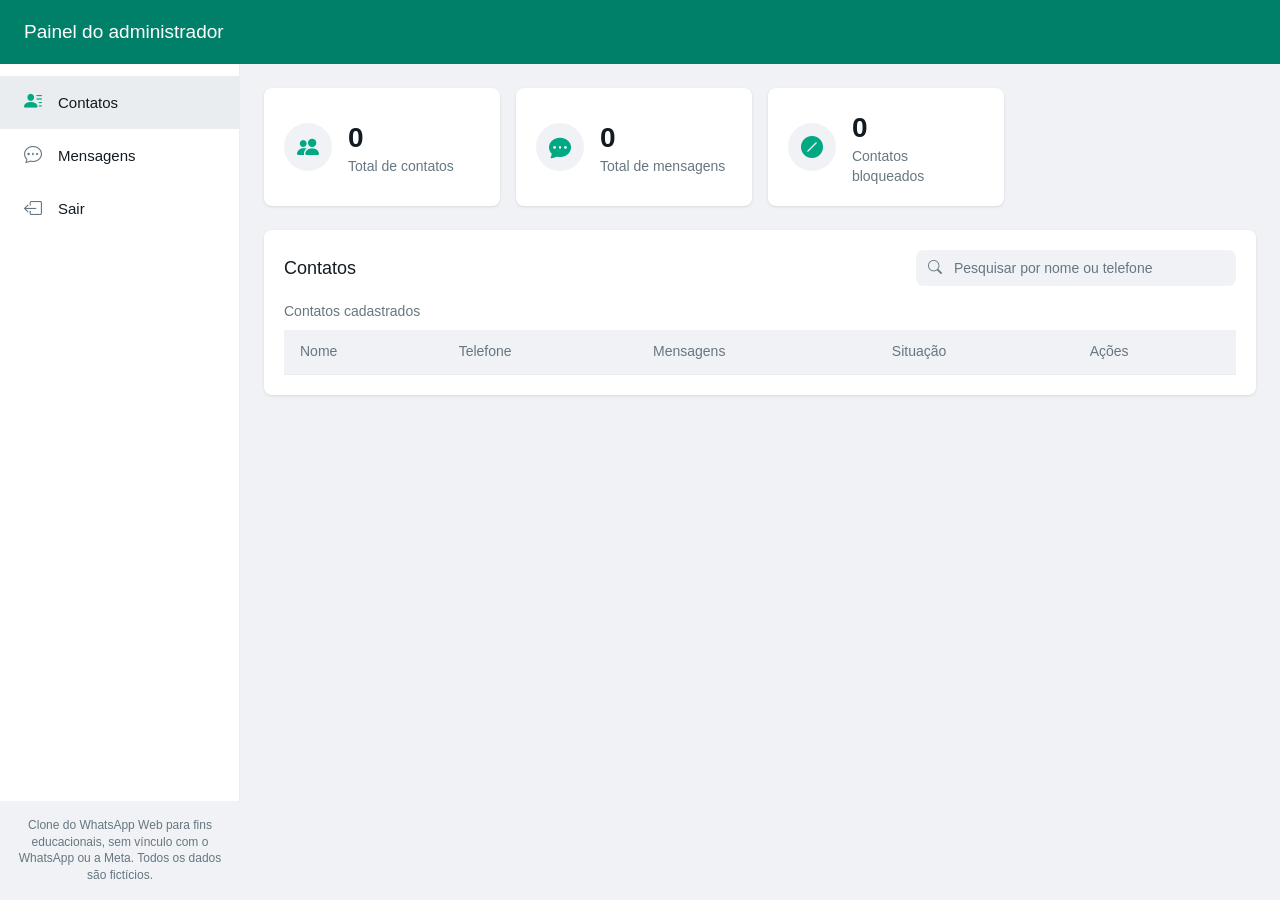
<file: admin/painel.html>
<!DOCTYPE html>
<html lang="pt-BR">
<head>
  <meta charset="UTF-8">
  <meta name="viewport" content="width=device-width, initial-scale=1.0">
  <title>Painel do administrador – WhatsApp Web</title>
  <link rel="stylesheet" href="https://cdn.jsdelivr.net/npm/bootstrap-icons@1.11.3/font/bootstrap-icons.min.css">
  <link rel="stylesheet" href="../css/style.css">
  <link rel="stylesheet" href="../css/admin-painel.css">
  <script src="../js/tema.js"></script>
  <script src="../js/admin-painel.js" defer></script>
</head>
<body>
  <div class="admin">
    <header class="admin-topo">
      <button type="button" class="btn-icone btn-menu" id="btn-menu" aria-label="Abrir menu" aria-expanded="false" aria-controls="menu-lateral"><i class="bi bi-list"></i></button>
      <h1>Painel do administrador</h1>
    </header>

    <nav class="admin-menu" id="menu-lateral" aria-label="Menu do administrador">
      <ul>
        <li><a href="#contatos" aria-current="page"><i class="bi bi-person-lines-fill"></i> Contatos</a></li>
        <li><a href="#resumo"><i class="bi bi-chat-dots"></i> Mensagens</a></li>
        <li><a href="../index.html"><i class="bi bi-box-arrow-left"></i> Sair</a></li>
      </ul>
    </nav>

    <main class="admin-conteudo">
      <section class="resumo" id="resumo" aria-label="Resumo">
        <article class="cartao-resumo">
          <i class="bi bi-people-fill"></i>
          <div>
            <p class="cartao-resumo-numero" id="total-contatos">0</p>
            <p class="cartao-resumo-titulo">Total de contatos</p>
          </div>
        </article>
        <article class="cartao-resumo">
          <i class="bi bi-chat-dots-fill"></i>
          <div>
            <p class="cartao-resumo-numero" id="total-mensagens">0</p>
            <p class="cartao-resumo-titulo">Total de mensagens</p>
          </div>
        </article>
        <article class="cartao-resumo">
          <i class="bi bi-slash-circle-fill"></i>
          <div>
            <p class="cartao-resumo-numero" id="total-bloqueados">0</p>
            <p class="cartao-resumo-titulo">Contatos bloqueados</p>
          </div>
        </article>
      </section>

      <section class="contatos" id="contatos" aria-labelledby="titulo-contatos">
        <div class="contatos-topo">
          <h2 id="titulo-contatos">Contatos</h2>
          <label class="busca">
            <i class="bi bi-search"></i>
            <span class="visualmente-oculto">Pesquisar contatos</span>
            <input type="search" id="busca-contatos" placeholder="Pesquisar por nome ou telefone">
          </label>
        </div>

        <table class="tabela">
          <caption>Contatos cadastrados</caption>
          <thead>
            <tr>
              <th scope="col">Nome</th>
              <th scope="col">Telefone</th>
              <th scope="col">Mensagens</th>
              <th scope="col">Situação</th>
              <th scope="col">Ações</th>
            </tr>
          </thead>
          <tbody id="tabela-corpo"></tbody>
        </table>
      </section>
    </main>

    <footer class="rodape-aviso">Clone do WhatsApp Web para fins educacionais, sem vínculo com o WhatsApp ou a Meta. Todos os dados são fictícios.</footer>
  </div>

  <div class="modal" id="modal-editar" role="dialog" aria-modal="true" aria-labelledby="titulo-editar" hidden>
    <div class="modal-conteudo">
      <h2 class="modal-titulo" id="titulo-editar">Editar contato</h2>
      <form id="form-editar" novalidate>
        <div class="grupo-campo">
          <label for="editar-nome">Nome</label>
          <input type="text" class="campo" id="editar-nome">
          <p class="msg-erro" id="erro-nome"></p>
        </div>
        <div class="grupo-campo">
          <label for="editar-telefone">Telefone</label>
          <input type="tel" class="campo" id="editar-telefone" placeholder="(49) 99999-0001">
          <p class="msg-erro" id="erro-telefone"></p>
        </div>
        <label class="grupo-check">
          <input type="checkbox" id="editar-bloqueado">
          Bloqueado
        </label>
        <div class="modal-acoes">
          <button type="button" class="btn btn-secundario" id="editar-cancelar">Cancelar</button>
          <button type="submit" class="btn btn-primario">Salvar</button>
        </div>
      </form>
    </div>
  </div>

  <div class="modal" id="modal-excluir" role="dialog" aria-modal="true" aria-labelledby="titulo-excluir" hidden>
    <div class="modal-conteudo">
      <h2 class="modal-titulo" id="titulo-excluir">Excluir contato?</h2>
      <p class="modal-texto" id="texto-excluir"></p>
      <div class="modal-acoes">
        <button type="button" class="btn btn-secundario" id="excluir-cancelar">Cancelar</button>
        <button type="button" class="btn btn-perigo" id="excluir-confirmar">Excluir</button>
      </div>
    </div>
  </div>

  <div class="toast" id="toast" role="status" aria-live="polite"></div>
</body>
</html>
</file>
<file: css/style.css>
:root {
  --verde: #00A884;
  --verde-escuro: #008069;
  --verde-marca: #25D366;
  --fundo: #FFFFFF;
  --painel: #F0F2F5;
  --fundo-chat: #EFEAE2;
  --balao-enviado: #D9FDD3;
  --balao-recebido: #FFFFFF;
  --divisoria: #E9EDEF;
  --texto: #111B21;
  --texto-2: #667781;
  --lida: #53BDEB;
  --erro: #EA0038;
  --fonte: "Segoe UI", "Helvetica Neue", Helvetica, Arial, sans-serif;
  --verde-claro: #D9FDD3;
  --perigo: var(--erro);
  --texto-sec: var(--texto-2);
  --borda: var(--divisoria);
  --cartao: var(--fundo);
  --fundo-card: var(--fundo);
  --hover-item: var(--painel);
  --raio-padrao: 8px;
  --raio-pilula: 24px;
  --transicao: 0.2s ease;
}

[data-tema="escuro"] {
  --verde-claro: #005C4B;
  --fundo: #111B21;
  --painel: #202C33;
  --fundo-chat: #0B141A;
  --balao-enviado: #005C4B;
  --balao-recebido: #202C33;
  --divisoria: #222D34;
  --texto: #E9EDEF;
  --texto-2: #8696A0;
}

*,
*::before,
*::after {
  box-sizing: border-box;
  margin: 0;
  padding: 0;
}

html,
body {
  height: 100%;
}

body {
  font-family: var(--fonte);
  font-size: 14px;
  line-height: 1.4;
  color: var(--texto);
  background: var(--fundo);
}

img {
  display: block;
  max-width: 100%;
}

button,
input,
select,
textarea {
  font: inherit;
  color: inherit;
}

button {
  cursor: pointer;
  background: none;
  border: none;
}

a {
  color: var(--verde-escuro);
  text-decoration: none;
}

ul,
ol {
  list-style: none;
}

:focus-visible {
  outline: 2px solid var(--verde);
  outline-offset: 2px;
}

.visualmente-oculto {
  position: absolute;
  width: 1px;
  height: 1px;
  padding: 0;
  margin: -1px;
  overflow: hidden;
  clip: rect(0, 0, 0, 0);
  white-space: nowrap;
  border: 0;
}

.btn {
  display: inline-flex;
  align-items: center;
  justify-content: center;
  gap: 8px;
  padding: 10px 24px;
  border-radius: 24px;
  font-size: 14px;
  font-weight: 500;
  transition: background 0.2s, box-shadow 0.2s;
}

.btn:disabled {
  opacity: 0.5;
  cursor: not-allowed;
}

.btn-primario {
  background: var(--verde-escuro);
  color: #FFFFFF;
}

.btn-primario:hover:not(:disabled) {
  background: #017561;
  box-shadow: 0 1px 3px rgba(11, 20, 26, 0.2);
}

.btn-secundario {
  background: transparent;
  color: var(--verde-escuro);
  border: 1px solid var(--divisoria);
}

.btn-secundario:hover:not(:disabled) {
  background: var(--painel);
}

.btn-perigo {
  background: var(--erro);
  color: #FFFFFF;
}

.btn-perigo:hover:not(:disabled) {
  background: #C8002F;
}

.btn-icone {
  display: inline-flex;
  align-items: center;
  justify-content: center;
  width: 40px;
  height: 40px;
  border-radius: 50%;
  color: var(--texto-2);
  font-size: 20px;
  transition: background 0.2s;
}

.btn-icone:hover {
  background: rgba(11, 20, 26, 0.08);
}

[data-tema="escuro"] .btn-icone:hover {
  background: rgba(255, 255, 255, 0.08);
}

.campo {
  display: block;
  width: 100%;
  padding: 10px 12px;
  background: var(--fundo);
  border: 1px solid var(--divisoria);
  border-radius: 8px;
  outline: none;
  transition: border-color 0.2s;
}

.campo:focus {
  border-color: var(--verde);
}

.campo.invalido {
  border-color: var(--erro);
}

.msg-erro {
  margin-top: 4px;
  font-size: 12px;
  color: var(--erro);
}

.busca {
  display: flex;
  align-items: center;
  gap: 12px;
  height: 36px;
  padding: 0 12px;
  background: var(--painel);
  border-radius: 8px;
  color: var(--texto-2);
}

.busca input {
  flex: 1;
  background: transparent;
  border: none;
  outline: none;
  color: var(--texto);
}

.busca input::placeholder {
  color: var(--texto-2);
}

.chip {
  display: inline-flex;
  align-items: center;
  padding: 6px 12px;
  background: var(--painel);
  border-radius: 16px;
  color: var(--texto-2);
  font-size: 14px;
  transition: background 0.2s;
}

.chip:hover {
  filter: brightness(0.96);
}

.chip.ativo {
  background: #E7FCE3;
  color: var(--verde-escuro);
}

[data-tema="escuro"] .chip.ativo {
  background: #0A332C;
  color: var(--verde);
}

.badge {
  display: inline-flex;
  align-items: center;
  justify-content: center;
  min-width: 20px;
  height: 20px;
  padding: 0 6px;
  background: var(--verde);
  border-radius: 10px;
  color: #FFFFFF;
  font-size: 12px;
  font-weight: 600;
}

.avatar {
  display: inline-flex;
  align-items: center;
  justify-content: center;
  flex-shrink: 0;
  width: 49px;
  height: 49px;
  border-radius: 50%;
  background: #DFE5E7;
  color: #FFFFFF;
  overflow: hidden;
  font-size: 24px;
}

.avatar img {
  width: 100%;
  height: 100%;
  object-fit: cover;
}

.interruptor {
  position: relative;
  width: 34px;
  height: 14px;
  border-radius: 7px;
  background: #B6BBBF;
  transition: background 0.2s;
}

.interruptor::after {
  content: "";
  position: absolute;
  top: 50%;
  left: 0;
  width: 20px;
  height: 20px;
  border-radius: 50%;
  background: #FFFFFF;
  box-shadow: 0 1px 3px rgba(0, 0, 0, 0.4);
  transform: translateY(-50%);
  transition: left 0.2s, background 0.2s;
}

.interruptor[aria-checked="true"] {
  background: #9DE1D3;
}

.interruptor[aria-checked="true"]::after {
  left: 14px;
  background: var(--verde);
}

.modal {
  position: fixed;
  inset: 0;
  z-index: 100;
  display: flex;
  align-items: center;
  justify-content: center;
  padding: 16px;
  background: rgba(11, 20, 26, 0.6);
}

.modal[hidden] {
  display: none;
}

.modal-conteudo {
  width: 100%;
  max-width: 500px;
  padding: 24px;
  background: var(--fundo);
  border-radius: 3px;
  box-shadow: 0 17px 50px rgba(11, 20, 26, 0.19), 0 12px 15px rgba(11, 20, 26, 0.24);
}

.toast {
  position: fixed;
  left: 50%;
  bottom: 24px;
  z-index: 200;
  padding: 12px 24px;
  background: #3B4A54;
  color: #FFFFFF;
  border-radius: 8px;
  box-shadow: 0 2px 6px rgba(11, 20, 26, 0.3);
  opacity: 0;
  pointer-events: none;
  transform: translate(-50%, 20px);
  transition: opacity 0.3s, transform 0.3s;
}

.toast.visivel {
  opacity: 1;
  transform: translate(-50%, 0);
}

.pagina-cartao {
  display: flex;
  align-items: center;
  justify-content: center;
  min-height: 100vh;
  padding: 24px 16px;
  background: var(--painel);
}

.cartao {
  width: 100%;
  max-width: 440px;
  padding: 40px;
  background: var(--fundo);
  border-radius: 8px;
  box-shadow: 0 1px 3px rgba(11, 20, 26, 0.15);
}

.tabela {
  width: 100%;
  border-collapse: collapse;
}

.tabela th,
.tabela td {
  padding: 12px 16px;
  text-align: left;
  border-bottom: 1px solid var(--divisoria);
}

.tabela th {
  background: var(--painel);
  color: var(--texto-2);
  font-weight: 500;
}

.tabela tbody tr:nth-child(even) {
  background: var(--painel);
}

.rodape-aviso,
.rodape-educacional {
  display: flex;
  align-items: center;
  justify-content: center;
  gap: 6px;
  padding: 16px;
  color: var(--texto-2);
  font-size: 12px;
  text-align: center;
}

@media (max-width: 1024px) {
  .cartao {
    padding: 32px;
  }

  .tabela th,
  .tabela td {
    padding: 10px 12px;
  }
}

@media (max-width: 767px) {
  .cartao {
    padding: 24px 16px;
    box-shadow: none;
  }

  .pagina-cartao {
    align-items: flex-start;
    background: var(--fundo);
  }

  .tabela {
    display: block;
    overflow-x: auto;
  }

  .btn {
    width: 100%;
  }

  .toast {
    left: 16px;
    right: 16px;
    transform: translateY(20px);
    text-align: center;
  }

  .toast.visivel {
    transform: translateY(0);
  }
}

.rodape-educacional a {
  color: var(--verde-escuro);
}

.msg-erro-geral {
  margin-bottom: 12px;
  font-size: 0.9rem;
  color: var(--erro);
}

.msg-erro-geral.sucesso {
  color: var(--verde-escuro);
}
</file>
<file: css/entrada.css>
/* ==========================================================================
   entrada.css — Estilos da página de Entrada (index.html)
   Usa exclusivamente variáveis CSS definidas em css/style.css
   ========================================================================== */

body {
  display: flex;
  flex-direction: column;
  min-height: 100vh;
}

/* Faixa superior verde característica do WhatsApp Web */
.entrada-topo {
  background-color: var(--verde-escuro);
  color: #FFFFFF;
  padding: 20px 24px 96px;
}

.entrada-topo-conteudo {
  max-width: 1000px;
  margin: 0 auto;
  display: flex;
  align-items: center;
  justify-content: space-between;
  gap: 16px;
}

.marca-logo {
  display: flex;
  align-items: center;
  gap: 10px;
  font-size: 16px;
  font-weight: 700;
  letter-spacing: 0.3px;
}

.marca-logo i {
  font-size: 26px;
  color: var(--verde-marca);
}

.entrada-nav {
  display: flex;
  align-items: center;
  gap: 18px;
}

.entrada-nav a {
  color: #FFFFFF;
  font-size: 14px;
  font-weight: 500;
  opacity: 0.92;
  transition: opacity var(--transicao);
}

.entrada-nav a:hover {
  opacity: 1;
}

/* Área principal sobrepondo levemente a faixa superior */
.entrada-principal {
  flex: 1;
  padding: 0 20px 40px;
  margin-top: -64px;
  display: flex;
  justify-content: center;
  align-items: flex-start;
}

.entrada-cartao {
  background-color: var(--fundo-card);
  border: 1px solid var(--borda);
  border-radius: 12px;
  box-shadow: 0 8px 28px rgba(0, 0, 0, 0.12);
  width: 100%;
  max-width: 960px;
  padding: 48px 52px;
}

/* Layout desktop com Flexbox/Grid */
.entrada-desktop {
  display: grid;
  grid-template-columns: 1.25fr 0.95fr;
  gap: 48px;
  align-items: center;
}

.entrada-instrucoes h1 {
  font-size: 22px;
  font-weight: 700;
  color: var(--texto);
  margin-bottom: 24px;
}

.lista-passos {
  padding-left: 20px;
  display: flex;
  flex-direction: column;
  gap: 14px;
  font-size: 15px;
  color: var(--texto);
  margin-bottom: 28px;
}

.opcao-manter {
  display: inline-flex;
  align-items: center;
  gap: 10px;
  font-size: 14px;
  color: var(--texto);
  cursor: pointer;
  margin-bottom: 24px;
}

.opcao-manter input {
  width: 18px;
  height: 18px;
  accent-color: var(--verde-escuro);
  cursor: pointer;
}

.entrada-links-auxiliares {
  border-top: 1px solid var(--borda);
  padding-top: 18px;
  font-size: 14px;
  color: var(--texto);
  display: flex;
  flex-direction: column;
  gap: 6px;
}

.texto-apoio {
  font-size: 13px;
  color: var(--texto-sec);
}

/* Área do QR Code */
.entrada-qr-area {
  display: flex;
  flex-direction: column;
  align-items: center;
  text-align: center;
  gap: 12px;
}

.qr-moldura {
  position: relative;
  padding: 14px;
  background-color: #FFFFFF;
  border: 1px solid var(--borda);
  border-radius: 12px;
  box-shadow: 0 2px 10px rgba(0, 0, 0, 0.06);
}

.qr-moldura.expirado img {
  opacity: 0.18;
  filter: blur(2px);
}

.qr-expirado-overlay {
  position: absolute;
  inset: 0;
  display: flex;
  flex-direction: column;
  align-items: center;
  justify-content: center;
  gap: 8px;
  color: var(--texto);
  background-color: rgba(255, 255, 255, 0.88);
  border-radius: 12px;
  font-weight: 700;
  font-size: 14px;
  padding: 16px;
}

.qr-expirado-overlay[hidden] {
  display: none;
}

.qr-expirado-overlay i {
  font-size: 28px;
  color: var(--perigo);
}

.qr-status {
  font-size: 14px;
  color: var(--texto-sec);
}

.qr-status.expirado {
  color: var(--perigo);
  font-weight: 600;
}

.qr-botoes {
  display: flex;
  flex-wrap: wrap;
  justify-content: center;
  gap: 10px;
  margin-top: 4px;
}

.qr-estado-conexao {
  font-size: 12px;
  color: var(--texto-sec);
}

/* Versão Mobile (oculta no desktop) */
.entrada-mobile {
  display: none;
  flex-direction: column;
  align-items: center;
  text-align: center;
  gap: 16px;
}

.mobile-icone {
  width: 64px;
  height: 64px;
  border-radius: 50%;
  background-color: var(--painel);
  display: flex;
  align-items: center;
  justify-content: center;
}

.mobile-icone i {
  font-size: 34px;
  color: var(--verde-marca);
}

.mobile-titulo {
  font-size: 22px;
  font-weight: 700;
  color: var(--texto);
}

.mobile-aviso {
  font-size: 14px;
  color: var(--texto-sec);
  max-width: 320px;
}

.mobile-acoes {
  display: flex;
  flex-direction: column;
  width: 100%;
  gap: 10px;
  margin: 6px 0;
}

.mobile-dica {
  background-color: var(--painel);
  border-radius: var(--raio-padrao);
  padding: 14px;
  font-size: 13px;
  color: var(--texto-sec);
  width: 100%;
}

/* ==========================================================================
   Breakpoints responsivos (<= 1024px e <= 768px)
   ========================================================================== */
@media (max-width: 1024px) {
  .entrada-cartao {
    padding: 36px 32px;
  }

  .entrada-desktop {
    gap: 28px;
  }
}

@media (max-width: 768px) {
  .entrada-topo {
    padding: 16px 18px 24px;
  }

  .entrada-nav {
    display: none;
  }

  .entrada-principal {
    margin-top: 16px;
    padding: 0 16px 28px;
  }

  .entrada-cartao {
    padding: 28px 20px;
  }

  .entrada-desktop {
    display: none;
  }

  .entrada-mobile {
    display: flex;
  }
}

.qr-botoes .btn.desativado {
  opacity: 0.5;
  cursor: not-allowed;
}

.qr-endereco {
  font-size: 12px;
  color: var(--texto-2);
  word-break: break-all;
}
</file>
<file: css/configuracoes.css>
/* ==========================================================================
   configuracoes.css — Estilos da página Configurações (configuracoes.html)
   Usa exclusivamente variáveis CSS definidas em css/style.css
   ========================================================================== */

body {
  display: flex;
  flex-direction: column;
  min-height: 100vh;
}

.barra-superior {
  background-color: var(--painel);
  border-bottom: 1px solid var(--borda);
  padding: 12px 24px;
}

.barra-superior-conteudo {
  max-width: 1280px;
  margin: 0 auto;
  display: flex;
  align-items: center;
  justify-content: space-between;
  gap: 16px;
}

.titulo-com-voltar {
  display: flex;
  align-items: center;
  gap: 14px;
}

.titulo-com-voltar h1 {
  font-size: 22px;
  font-weight: 700;
  color: var(--texto);
}

.btn-icone {
  display: inline-flex;
  align-items: center;
  justify-content: center;
  width: 38px;
  height: 38px;
  border-radius: 50%;
  color: var(--texto);
  font-size: 20px;
  transition: background-color var(--transicao);
}

.btn-icone:hover {
  background-color: var(--hover-item);
  text-decoration: none;
}

.nav-atalhos {
  display: flex;
  align-items: center;
  gap: 16px;
  font-size: 14px;
}

/* Layout em Grid: coluna de opções + coluna da tabela de atalhos */
.config-layout {
  flex: 1;
  max-width: 1280px;
  width: 100%;
  margin: 0 auto;
  display: grid;
  grid-template-columns: 420px 1fr;
  background-color: var(--fundo-card);
  border-left: 1px solid var(--borda);
  border-right: 1px solid var(--borda);
}

.config-painel {
  border-right: 1px solid var(--borda);
  display: flex;
  flex-direction: column;
}

.config-busca-area {
  padding: 12px 16px;
  border-bottom: 1px solid var(--borda);
}

/* Cartão do perfil do usuário */
.perfil-usuario-card {
  display: flex;
  align-items: center;
  gap: 14px;
  padding: 16px;
  background: transparent;
  border: none;
  border-bottom: 1px solid var(--borda);
  width: 100%;
  text-align: left;
  cursor: pointer;
  font-family: var(--fonte);
  transition: background-color var(--transicao);
}

.perfil-usuario-card:hover {
  background-color: var(--hover-item);
}

.perfil-usuario-card img {
  width: 60px;
  height: 60px;
  border-radius: 50%;
  flex-shrink: 0;
}

.perfil-usuario-texto {
  flex: 1;
  min-width: 0;
  display: flex;
  flex-direction: column;
}

.perfil-usuario-texto strong {
  font-size: 17px;
  color: var(--texto);
}

.perfil-usuario-texto span {
  font-size: 14px;
  color: var(--texto-sec);
}

.icone-editar {
  color: var(--texto-sec);
  font-size: 18px;
}

/* Lista de opções */
.config-lista {
  list-style: none;
}

.config-item-wrapper[hidden] {
  display: none;
}

.config-item {
  width: 100%;
  display: flex;
  align-items: center;
  gap: 16px;
  padding: 14px 18px;
  background: transparent;
  border: none;
  border-bottom: 1px solid var(--borda);
  font-family: var(--fonte);
  text-align: left;
  cursor: pointer;
  color: var(--texto);
  transition: background-color var(--transicao);
}

.config-item:hover {
  background-color: var(--hover-item);
  text-decoration: none;
}

.config-item i {
  font-size: 19px;
  color: var(--texto-sec);
  width: 24px;
  text-align: center;
}

.config-item strong {
  display: block;
  font-size: 15px;
  font-weight: 500;
  color: var(--texto);
}

.config-item span {
  display: block;
  font-size: 13px;
  color: var(--texto-sec);
}

.config-item-tema {
  justify-content: space-between;
  cursor: default;
}

.config-tema-rotulo {
  display: flex;
  align-items: center;
  gap: 16px;
}

/* Interruptor (switch) de tema claro/escuro */
.switch-tema {
  position: relative;
  display: inline-block;
  width: 48px;
  height: 26px;
  cursor: pointer;
  flex-shrink: 0;
}

.switch-tema input {
  opacity: 0;
  width: 0;
  height: 0;
}

.switch-trilho {
  position: absolute;
  inset: 0;
  background-color: var(--texto-sec);
  border-radius: var(--raio-pilula);
  transition: background-color var(--transicao);
}

.switch-trilho::before {
  content: "";
  position: absolute;
  width: 20px;
  height: 20px;
  left: 3px;
  top: 3px;
  background-color: #FFFFFF;
  border-radius: 50%;
  transition: transform var(--transicao);
}

.switch-tema input:checked + .switch-trilho {
  background-color: var(--verde);
}

.switch-tema input:checked + .switch-trilho::before {
  transform: translateX(22px);
}

.switch-tema input:focus-visible + .switch-trilho {
  outline: 3px solid var(--verde);
  outline-offset: 2px;
}

.config-desconectar i,
.config-desconectar strong {
  color: var(--perigo);
}

/* Painel direito: Tabela de atalhos do teclado */
.atalhos-painel {
  background-color: var(--painel);
  padding: 28px 32px;
  display: flex;
  align-items: flex-start;
  justify-content: center;
}

.atalhos-cartao {
  background-color: var(--fundo-card);
  border: 1px solid var(--borda);
  border-radius: 12px;
  width: 100%;
  max-width: 680px;
  padding: 24px;
  box-shadow: 0 4px 16px rgba(0, 0, 0, 0.06);
}

.atalhos-cabecalho {
  margin-bottom: 16px;
}

.atalhos-cabecalho h2 {
  font-size: 18px;
  font-weight: 700;
  color: var(--texto);
}

.atalhos-subtitulo {
  font-size: 13px;
  color: var(--texto-sec);
}

.tabela-responsiva {
  overflow-x: auto;
}

.tabela-atalhos {
  width: 100%;
  border-collapse: collapse;
  font-size: 14px;
}

.tabela-atalhos thead th {
  text-align: left;
  padding: 12px 14px;
  background-color: var(--painel);
  color: var(--texto);
  font-weight: 700;
  border-bottom: 2px solid var(--borda);
}

.tabela-atalhos tbody td {
  padding: 11px 14px;
  border-bottom: 1px solid var(--borda);
  color: var(--texto);
}

/* Linhas zebradas obrigatórias usando :nth-child */
.tabela-atalhos tbody tr:nth-child(even) {
  background-color: var(--painel);
}

.tabela-atalhos tbody tr:hover {
  background-color: var(--hover-item);
}

kbd {
  display: inline-block;
  padding: 2px 7px;
  font-family: var(--fonte);
  font-size: 12px;
  font-weight: 600;
  color: var(--texto);
  background-color: var(--fundo-card);
  border: 1px solid var(--borda);
  border-radius: 4px;
  box-shadow: 0 1px 0 var(--borda);
}

/* ==========================================================================
   Breakpoints responsivos (<= 1024px e <= 768px)
   ========================================================================== */
@media (max-width: 1024px) {
  .config-layout {
    grid-template-columns: 360px 1fr;
  }

  .atalhos-painel {
    padding: 20px;
  }
}

@media (max-width: 768px) {
  .nav-atalhos {
    display: none;
  }

  .config-layout {
    grid-template-columns: 1fr;
    border: none;
  }

  .config-painel {
    border-right: none;
  }

  .atalhos-painel {
    padding: 16px;
  }
}

/* ==========================================================================
   Estilos autocontidos de Busca, Modal, Formulário e Toast
   (garante funcionamento independente das classes de css/style.css)
   ========================================================================== */
.busca-box {
  display: flex;
  align-items: center;
  gap: 10px;
  background-color: var(--painel);
  border-radius: 8px;
  padding: 8px 14px;
}

.busca-box i {
  color: var(--texto-sec);
  font-size: 15px;
}

.busca-box input {
  width: 100%;
  border: none;
  background: transparent;
  color: var(--texto);
  font-family: var(--fonte);
  font-size: 14px;
}

.busca-box input:focus {
  outline: none;
}

.modal-overlay {
  position: fixed;
  inset: 0;
  background-color: rgba(11, 20, 26, 0.65);
  display: flex;
  align-items: center;
  justify-content: center;
  padding: 16px;
  z-index: 1000;
  opacity: 0;
  visibility: hidden;
  pointer-events: none;
  transition: opacity 0.2s ease, visibility 0.2s ease;
}

.modal-overlay.aberto {
  opacity: 1;
  visibility: visible;
  pointer-events: auto;
}

.modal-caixa {
  background-color: var(--fundo-card, var(--balao-recebido, var(--painel)));
  color: var(--texto);
  border-radius: 12px;
  width: 100%;
  max-width: 480px;
  padding: 24px;
  box-shadow: 0 12px 32px rgba(0, 0, 0, 0.25);
  border: 1px solid var(--borda, var(--painel));
}

.modal-cabecalho {
  display: flex;
  align-items: center;
  justify-content: space-between;
  margin-bottom: 14px;
}

.modal-cabecalho h2 {
  font-size: 18px;
  font-weight: 700;
  color: var(--texto);
}

.btn-fechar-modal {
  background: transparent;
  border: none;
  color: var(--texto-sec);
  font-size: 20px;
  cursor: pointer;
  padding: 4px 8px;
  border-radius: 6px;
}

.btn-fechar-modal:hover {
  background-color: var(--painel);
  color: var(--texto);
}

.campo-grupo {
  display: flex;
  flex-direction: column;
  gap: 6px;
  margin-bottom: 16px;
}

.campo-grupo label {
  font-size: 13px;
  font-weight: 600;
  color: var(--texto-sec);
}

.campo-controle {
  width: 100%;
  padding: 10px 4px;
  font-family: var(--fonte);
  font-size: 15px;
  color: var(--texto);
  background-color: transparent;
  border: none;
  border-bottom: 2px solid var(--borda, var(--texto-sec));
}

.campo-controle:focus {
  outline: none;
  border-bottom-color: var(--verde);
}

.campo-controle.campo-invalido {
  border-bottom-color: var(--perigo);
}

.erro-campo {
  font-size: 12px;
  color: var(--perigo);
  min-height: 16px;
}

.modal-acoes {
  display: flex;
  justify-content: flex-end;
  gap: 10px;
  margin-top: 20px;
}

.toast-aviso {
  position: fixed;
  bottom: 24px;
  left: 24px;
  background-color: var(--texto);
  color: var(--painel);
  padding: 12px 18px;
  border-radius: 8px;
  font-size: 14px;
  box-shadow: 0 6px 18px rgba(0, 0, 0, 0.25);
  z-index: 1100;
  opacity: 0;
  transform: translateY(12px);
  pointer-events: none;
  transition: opacity 0.2s ease, transform 0.2s ease;
}

.toast-aviso.visivel {
  opacity: 1;
  transform: translateY(0);
}
</file>
<file: css/conversas.css>
body {
  display: flex;
  flex-direction: column;
  height: 100vh;
  height: 100dvh;
  overflow: hidden;
}

.app {
  flex: 1;
  min-height: 0;
  display: grid;
  grid-template-columns: 64px minmax(340px, 30%) 1fr;
  grid-template-rows: 1fr;
}

.barra-icones {
  grid-column: 1;
  grid-row: 1;
  display: flex;
  flex-direction: column;
  justify-content: space-between;
  align-items: center;
  padding: 10px 0;
  background: var(--painel);
  border-right: 1px solid var(--divisoria);
}

.barra-icones-grupo {
  display: flex;
  flex-direction: column;
  align-items: center;
  gap: 8px;
}

.barra-icones [aria-current="page"] {
  background: var(--divisoria);
  color: var(--texto);
}

.avatar-barra {
  width: 32px;
  height: 32px;
  font-size: 18px;
}

.painel-lista {
  grid-column: 2;
  grid-row: 1;
  display: flex;
  flex-direction: column;
  min-height: 0;
  background: var(--fundo);
  border-right: 1px solid var(--divisoria);
}

.painel-cabecalho {
  display: flex;
  align-items: center;
  justify-content: space-between;
  height: 64px;
  padding: 0 12px 0 20px;
}

.painel-cabecalho h1 {
  font-size: 22px;
  font-weight: 700;
}

.painel-acoes {
  display: flex;
  gap: 4px;
}

.painel-busca {
  padding: 0 12px 8px;
}

.filtros {
  display: flex;
  gap: 8px;
  padding: 0 12px 8px;
  overflow-x: auto;
}

.lista-conversas {
  flex: 1;
  overflow-y: auto;
}

.item-conversa {
  display: flex;
  align-items: center;
  gap: 12px;
  height: 72px;
  padding: 0 12px;
  cursor: pointer;
}

.item-conversa:hover {
  background: var(--painel);
}

.item-conversa.ativo {
  background: var(--divisoria);
}

.item-info {
  flex: 1;
  min-width: 0;
  display: flex;
  flex-direction: column;
  justify-content: center;
  gap: 2px;
  height: 100%;
  border-bottom: 1px solid var(--divisoria);
}

.item-linha {
  display: flex;
  align-items: center;
  justify-content: space-between;
  gap: 8px;
}

.item-nome {
  overflow: hidden;
  font-size: 17px;
  color: var(--texto);
  white-space: nowrap;
  text-overflow: ellipsis;
}

.item-hora {
  flex-shrink: 0;
  font-size: 12px;
  color: var(--texto-2);
}

.item-hora.nao-lida {
  color: var(--verde);
}

.item-previa {
  overflow: hidden;
  font-size: 14px;
  color: var(--texto-2);
  white-space: nowrap;
  text-overflow: ellipsis;
}

.item-icones {
  display: flex;
  align-items: center;
  flex-shrink: 0;
  gap: 6px;
  color: var(--texto-2);
}

.area-chat {
  grid-column: 3;
  grid-row: 1;
  display: flex;
  flex-direction: column;
  min-height: 0;
  min-width: 0;
}

.boas-vindas {
  flex: 1;
  display: flex;
  flex-direction: column;
  align-items: center;
  justify-content: center;
  padding: 28px;
  background: var(--painel);
  border-bottom: 6px solid var(--verde-marca);
  text-align: center;
}

.boas-vindas[hidden] {
  display: none;
}

.boas-vindas-conteudo {
  flex: 1;
  display: flex;
  flex-direction: column;
  align-items: center;
  justify-content: center;
  gap: 16px;
  max-width: 560px;
}

.boas-vindas-icone {
  font-size: 140px;
  line-height: 1;
  color: var(--texto-2);
}

.boas-vindas h2 {
  font-size: 32px;
  font-weight: 300;
  color: var(--texto);
}

.boas-vindas p {
  color: var(--texto-2);
}

.boas-vindas-cripto {
  display: flex;
  align-items: center;
  gap: 6px;
  font-size: 14px;
}

.chat {
  flex: 1;
  display: flex;
  flex-direction: column;
  min-height: 0;
}

.chat[hidden] {
  display: none;
}

.chat-cabecalho {
  display: flex;
  align-items: center;
  gap: 8px;
  height: 60px;
  padding: 0 16px;
  background: var(--painel);
  border-left: 1px solid var(--divisoria);
}

.btn-voltar {
  display: none;
}

.chat-contato {
  flex: 1;
  min-width: 0;
  display: flex;
  align-items: center;
  gap: 12px;
  color: var(--texto);
}

.chat-contato .avatar {
  width: 40px;
  height: 40px;
  font-size: 20px;
}

.chat-contato-info {
  min-width: 0;
  display: flex;
  flex-direction: column;
}

.chat-nome {
  overflow: hidden;
  font-size: 16px;
  white-space: nowrap;
  text-overflow: ellipsis;
}

.chat-status {
  font-size: 13px;
  color: var(--texto-2);
}

.chat-acoes {
  display: flex;
  align-items: center;
  gap: 4px;
}

.mensagens {
  flex: 1;
  display: flex;
  flex-direction: column;
  gap: 2px;
  padding: 20px 8%;
  overflow-y: auto;
  background: var(--fundo-chat);
}

.mensagem {
  position: relative;
  max-width: 65%;
  padding: 6px 7px 8px 9px;
  border-radius: 7.5px;
  box-shadow: 0 1px 0.5px rgba(11, 20, 26, 0.13);
  color: var(--texto);
  word-wrap: break-word;
}

.mensagem.enviada {
  align-self: flex-end;
  background: var(--balao-enviado);
  border-top-right-radius: 0;
}

.mensagem.recebida {
  align-self: flex-start;
  background: var(--balao-recebido);
  border-top-left-radius: 0;
}

.mensagem + .mensagem.enviada,
.mensagem + .mensagem.recebida {
  margin-top: 4px;
}

.mensagem-texto {
  display: inline;
  font-size: 14.2px;
}

.mensagem-info {
  float: right;
  display: inline-flex;
  align-items: center;
  gap: 3px;
  margin: 6px 0 -4px 10px;
  font-size: 11px;
  color: var(--texto-2);
}

.mensagem-info .lida {
  font-size: 16px;
  color: var(--lida);
}

.chat-rodape {
  padding: 5px 16px;
  background: var(--painel);
}

.form-mensagem {
  display: flex;
  align-items: center;
  gap: 8px;
  min-height: 52px;
}

.campo-mensagem {
  flex: 1;
  height: 42px;
  padding: 9px 12px;
  background: var(--fundo);
  border: none;
  border-radius: 8px;
  outline: none;
  font-size: 15px;
}

.campo-mensagem::placeholder {
  color: var(--texto-2);
}

.app + .rodape-aviso,
body > .rodape-aviso {
  padding: 6px 16px;
  background: var(--painel);
  border-top: 1px solid var(--divisoria);
}

.menu-contexto {
  position: fixed;
  z-index: 50;
  min-width: 200px;
  padding: 9px 0;
  background: var(--fundo);
  border-radius: 3px;
  box-shadow: 0 2px 5px rgba(11, 20, 26, 0.26), 0 2px 10px rgba(11, 20, 26, 0.16);
}

.menu-contexto[hidden] {
  display: none;
}

.menu-contexto button,
.menu-contexto a {
  display: block;
  width: 100%;
  padding: 13px 24px;
  text-align: left;
  font-size: 14.5px;
  color: var(--texto);
}

.menu-contexto a {
  color: var(--texto);
  text-decoration: none;
}

.menu-contexto [hidden] {
  display: none;
}

.menu-contexto button:hover,
.menu-contexto a:hover {
  background: var(--painel);
}

.menu-contexto .opcao-perigo {
  color: var(--erro);
}

.modal-titulo {
  margin-bottom: 12px;
  font-size: 20px;
  font-weight: 400;
  color: var(--texto);
}

.modal-texto {
  margin-bottom: 24px;
  color: var(--texto-2);
}

.modal-acoes {
  display: flex;
  justify-content: flex-end;
  gap: 12px;
}

@media (max-width: 1024px) {
  .app {
    grid-template-columns: 64px minmax(300px, 40%) 1fr;
  }

  .mensagens {
    padding: 16px 5%;
  }

  .boas-vindas-icone {
    font-size: 100px;
  }
}

@media (max-width: 767px) {
  .app {
    grid-template-columns: 1fr;
    grid-template-rows: 1fr auto;
  }

  .painel-lista {
    grid-column: 1;
    grid-row: 1;
    border-right: none;
  }

  .area-chat {
    display: none;
    grid-column: 1;
    grid-row: 1;
  }

  .barra-icones {
    grid-column: 1;
    grid-row: 2;
    flex-direction: row;
    justify-content: space-around;
    padding: 4px 0;
    border-right: none;
    border-top: 1px solid var(--divisoria);
  }

  .barra-icones-grupo {
    display: contents;
  }


  .app.chat-aberto .painel-lista,
  .app.chat-aberto .barra-icones {
    display: none;
  }

  .app.chat-aberto .area-chat {
    display: flex;
  }

  .btn-voltar {
    display: inline-flex;
  }

  .chat-cabecalho {
    padding: 0 8px;
    border-left: none;
  }

  .mensagens {
    padding: 12px;
  }

  .mensagem {
    max-width: 85%;
  }

  .chat-rodape {
    padding: 5px 8px;
  }

  .form-mensagem {
    gap: 4px;
  }

  .modal-acoes .btn {
    width: auto;
  }
}

.chat-rodape {
  position: relative;
}

.painel-emoji {
  position: absolute;
  bottom: 100%;
  left: 16px;
  z-index: 20;
  display: grid;
  grid-template-columns: repeat(8, 40px);
  gap: 4px;
  padding: 10px;
  background: var(--fundo);
  border-radius: 8px;
  box-shadow: 0 2px 10px rgba(11, 20, 26, 0.2);
}

.painel-emoji[hidden] {
  display: none;
}

.painel-emoji button {
  font-size: 22px;
  line-height: 40px;
  border-radius: 6px;
}

.painel-emoji button:hover {
  background: var(--painel);
}

.busca-mensagens {
  width: 220px;
  padding: 7px 12px;
  border: none;
  border-radius: 8px;
  background: var(--fundo);
  color: var(--texto);
  font: inherit;
  font-size: 14px;
}

.busca-mensagens[hidden] {
  display: none;
}

.mensagem.oculta {
  display: none;
}

.mensagem mark {
  background: #FFE58F;
  color: inherit;
  border-radius: 2px;
}

@media (max-width: 767px) {
  .busca-mensagens {
    width: 130px;
  }

  .painel-emoji {
    left: 8px;
    grid-template-columns: repeat(6, 40px);
  }
}

.mensagem-foto {
  display: block;
  margin-bottom: 4px;
}

.mensagem-foto img {
  display: block;
  max-width: 280px;
  max-height: 320px;
  border-radius: 6px;
  object-fit: cover;
}

.mensagem-documento {
  display: flex;
  align-items: center;
  gap: 10px;
  margin-bottom: 4px;
  padding: 10px 12px;
  border-radius: 6px;
  background: rgba(11, 20, 26, 0.05);
  color: var(--texto);
  text-decoration: none;
}

.mensagem-documento i {
  font-size: 26px;
  color: var(--erro);
}

@media (max-width: 767px) {
  .mensagem-foto img {
    max-width: 200px;
  }
}

.lista-vazia {
  padding: 24px 20px;
  color: var(--texto-sec);
  font-size: 14px;
  line-height: 1.5;
  text-align: center;
}
</file>
<file: css/nova-conversa.css>
/* ==========================================================================
   nova-conversa.css — Estilos da página Nova conversa / Contatos
   Usa exclusivamente variáveis CSS definidas em css/style.css
   ========================================================================== */

body {
  display: flex;
  flex-direction: column;
  min-height: 100vh;
}

.barra-superior {
  background-color: var(--painel);
  border-bottom: 1px solid var(--borda);
  padding: 12px 24px;
}

.barra-superior-conteudo {
  max-width: 1280px;
  margin: 0 auto;
  display: flex;
  align-items: center;
  justify-content: space-between;
  gap: 16px;
}

.titulo-com-voltar {
  display: flex;
  align-items: center;
  gap: 14px;
}

.titulo-com-voltar h1 {
  font-size: 22px;
  font-weight: 700;
  color: var(--texto);
}

.subtitulo-contagem {
  font-size: 12px;
  color: var(--texto-sec);
}

.btn-icone {
  display: inline-flex;
  align-items: center;
  justify-content: center;
  width: 38px;
  height: 38px;
  border-radius: 50%;
  color: var(--texto);
  font-size: 20px;
  transition: background-color var(--transicao);
}

.btn-icone:hover {
  background-color: var(--hover-item);
  text-decoration: none;
}

.nav-atalhos {
  display: flex;
  align-items: center;
  gap: 16px;
  font-size: 14px;
}

/* Layout principal em Grid (painel de contatos + área de boas-vindas no desktop) */
.contatos-layout {
  flex: 1;
  max-width: 1280px;
  width: 100%;
  margin: 0 auto;
  display: grid;
  grid-template-columns: 420px 1fr;
  background-color: var(--fundo-card);
  border-left: 1px solid var(--borda);
  border-right: 1px solid var(--borda);
}

.contatos-painel {
  border-right: 1px solid var(--borda);
  display: flex;
  flex-direction: column;
  min-height: 0;
}

.contatos-busca-area {
  padding: 12px 16px;
  border-bottom: 1px solid var(--borda);
}

.acoes-rapidas {
  display: flex;
  flex-direction: column;
  border-bottom: 1px solid var(--borda);
}

.acao-rapida-item {
  display: flex;
  align-items: center;
  gap: 14px;
  padding: 12px 16px;
  background: transparent;
  border: none;
  font-family: var(--fonte);
  font-size: 16px;
  font-weight: 500;
  color: var(--texto);
  cursor: pointer;
  text-align: left;
  transition: background-color var(--transicao);
}

.acao-rapida-item:hover {
  background-color: var(--hover-item);
}

.icone-circular {
  width: 46px;
  height: 46px;
  border-radius: 50%;
  background-color: var(--verde);
  color: #FFFFFF;
  display: flex;
  align-items: center;
  justify-content: center;
  font-size: 20px;
  flex-shrink: 0;
}

.lista-secao-titulo {
  padding: 14px 16px 8px;
  font-size: 13px;
  font-weight: 700;
  text-transform: uppercase;
  letter-spacing: 0.5px;
  color: var(--verde-escuro);
}

[data-tema="escuro"] .lista-secao-titulo {
  color: var(--verde);
}

.lista-contatos {
  overflow-y: auto;
  flex: 1;
}

.grupo-letra {
  padding: 8px 16px 4px;
  font-size: 13px;
  font-weight: 700;
  color: var(--verde-escuro);
  background-color: var(--fundo-card);
}

[data-tema="escuro"] .grupo-letra {
  color: var(--verde);
}

.contato-item {
  display: flex;
  align-items: center;
  justify-content: space-between;
  gap: 12px;
  padding: 10px 16px;
  border-bottom: 1px solid var(--borda);
  transition: background-color var(--transicao);
}

.contato-item:hover {
  background-color: var(--hover-item);
}

.contato-principal {
  display: flex;
  align-items: center;
  gap: 14px;
  flex: 1;
  min-width: 0;
  color: var(--texto);
}

.contato-principal:hover {
  text-decoration: none;
}

.contato-avatar {
  width: 49px;
  height: 49px;
  border-radius: 50%;
  flex-shrink: 0;
}

.contato-info {
  min-width: 0;
}

.contato-nome {
  font-size: 17px;
  font-weight: 400;
  color: var(--texto);
  white-space: nowrap;
  overflow: hidden;
  text-overflow: ellipsis;
}

.contato-recado {
  font-size: 14px;
  color: var(--texto-sec);
  white-space: nowrap;
  overflow: hidden;
  text-overflow: ellipsis;
}

.contato-link-perfil {
  font-size: 12px;
  font-weight: 600;
  padding: 6px 10px;
  border-radius: var(--raio-pilula);
  border: 1px solid var(--borda);
  color: var(--texto-sec);
  flex-shrink: 0;
  transition: background-color var(--transicao), color var(--transicao);
}

.contato-link-perfil:hover {
  background-color: var(--painel);
  color: var(--texto);
  text-decoration: none;
}

.lista-vazia {
  padding: 32px 16px;
  text-align: center;
  color: var(--texto-sec);
  font-size: 14px;
}

/* Painel direito desktop */
.contatos-boas-vindas {
  background-color: var(--painel);
  display: flex;
  align-items: center;
  justify-content: center;
  padding: 40px;
  text-align: center;
}

.boas-vindas-conteudo {
  max-width: 380px;
  display: flex;
  flex-direction: column;
  align-items: center;
  gap: 14px;
}

.boas-vindas-conteudo i {
  font-size: 56px;
  color: var(--texto-sec);
  opacity: 0.45;
}

.boas-vindas-conteudo h2 {
  font-size: 22px;
  font-weight: 400;
  color: var(--texto);
}

.boas-vindas-conteudo p {
  font-size: 14px;
  color: var(--texto-sec);
}

.erro-geral {
  background-color: rgba(234, 0, 56, 0.1);
  color: var(--perigo);
  font-size: 13px;
  font-weight: 600;
  padding: 10px 12px;
  border-radius: 6px;
}

.erro-geral[hidden] {
  display: none;
}

/* ==========================================================================
   Breakpoints responsivos (<= 1024px e <= 768px)
   ========================================================================== */
@media (max-width: 1024px) {
  .contatos-layout {
    grid-template-columns: 360px 1fr;
  }
}

@media (max-width: 768px) {
  .nav-atalhos {
    display: none;
  }

  .contatos-layout {
    grid-template-columns: minmax(0, 1fr);
    border: none;
  }

  .contatos-painel {
    border-right: none;
  }

  .contatos-boas-vindas {
    display: none;
  }
}

/* ==========================================================================
   Estilos autocontidos de Busca, Modal, Formulário e Toast
   (garante funcionamento independente das classes de css/style.css)
   ========================================================================== */
.busca-box {
  display: flex;
  align-items: center;
  gap: 10px;
  background-color: var(--painel);
  border-radius: 8px;
  padding: 8px 14px;
}

.busca-box i {
  color: var(--texto-sec);
  font-size: 15px;
}

.busca-box input {
  width: 100%;
  min-width: 0;
  border: none;
  background: transparent;
  color: var(--texto);
  font-family: var(--fonte);
  font-size: 14px;
}

.busca-box input:focus {
  outline: none;
}

.modal-overlay {
  position: fixed;
  inset: 0;
  background-color: rgba(11, 20, 26, 0.65);
  display: flex;
  align-items: center;
  justify-content: center;
  padding: 16px;
  z-index: 1000;
  opacity: 0;
  visibility: hidden;
  pointer-events: none;
  transition: opacity 0.2s ease, visibility 0.2s ease;
}

.modal-overlay.aberto {
  opacity: 1;
  visibility: visible;
  pointer-events: auto;
}

.modal-caixa {
  background-color: var(--fundo-card, var(--balao-recebido, var(--painel)));
  color: var(--texto);
  border-radius: 12px;
  width: 100%;
  max-width: 480px;
  padding: 24px;
  box-shadow: 0 12px 32px rgba(0, 0, 0, 0.25);
  border: 1px solid var(--borda, var(--painel));
}

.modal-cabecalho {
  display: flex;
  align-items: center;
  justify-content: space-between;
  margin-bottom: 14px;
}

.modal-cabecalho h2 {
  font-size: 18px;
  font-weight: 700;
  color: var(--texto);
}

.btn-fechar-modal {
  background: transparent;
  border: none;
  color: var(--texto-sec);
  font-size: 20px;
  cursor: pointer;
  padding: 4px 8px;
  border-radius: 6px;
}

.btn-fechar-modal:hover {
  background-color: var(--painel);
  color: var(--texto);
}

.campo-grupo {
  display: flex;
  flex-direction: column;
  gap: 6px;
  margin-bottom: 16px;
}

.campo-grupo label {
  font-size: 13px;
  font-weight: 600;
  color: var(--texto-sec);
}

.campo-controle {
  width: 100%;
  padding: 10px 4px;
  font-family: var(--fonte);
  font-size: 15px;
  color: var(--texto);
  background-color: transparent;
  border: none;
  border-bottom: 2px solid var(--borda, var(--texto-sec));
}

.campo-controle:focus {
  outline: none;
  border-bottom-color: var(--verde);
}

.campo-controle.campo-invalido {
  border-bottom-color: var(--perigo);
}

.erro-campo {
  font-size: 12px;
  color: var(--perigo);
  min-height: 16px;
}

.modal-acoes {
  display: flex;
  justify-content: flex-end;
  gap: 10px;
  margin-top: 20px;
}

.toast-aviso {
  position: fixed;
  bottom: 24px;
  left: 24px;
  background-color: var(--texto);
  color: var(--painel);
  padding: 12px 18px;
  border-radius: 8px;
  font-size: 14px;
  box-shadow: 0 6px 18px rgba(0, 0, 0, 0.25);
  z-index: 1100;
  opacity: 0;
  transform: translateY(12px);
  pointer-events: none;
  transition: opacity 0.2s ease, transform 0.2s ease;
}

.toast-aviso.visivel {
  opacity: 1;
  transform: translateY(0);
}
</file>
<file: css/perfil.css>
/* ==========================================================================
   perfil.css — Estilos da página Perfil do contato (perfil.html)
   Usa exclusivamente variáveis CSS definidas em css/style.css
   ========================================================================== */

body {
  display: flex;
  flex-direction: column;
  min-height: 100vh;
}

.barra-superior {
  background-color: var(--painel);
  border-bottom: 1px solid var(--borda);
  padding: 14px 24px;
}

.barra-superior-conteudo {
  max-width: 960px;
  margin: 0 auto;
  display: flex;
  align-items: center;
  justify-content: space-between;
  gap: 16px;
}

.titulo-com-voltar {
  display: flex;
  align-items: center;
  gap: 14px;
}

.titulo-com-voltar h1 {
  font-size: 22px;
  font-weight: 700;
  color: var(--texto);
}

.btn-icone {
  display: inline-flex;
  align-items: center;
  justify-content: center;
  width: 38px;
  height: 38px;
  border-radius: 50%;
  color: var(--texto);
  font-size: 20px;
  transition: background-color var(--transicao);
}

.btn-icone:hover {
  background-color: var(--hover-item);
  text-decoration: none;
}

.nav-atalhos {
  display: flex;
  align-items: center;
  gap: 16px;
  font-size: 14px;
}

.perfil-container {
  flex: 1;
  padding: 24px 16px 40px;
  display: flex;
  justify-content: center;
}

.perfil-painel {
  width: 100%;
  max-width: 560px;
  display: flex;
  flex-direction: column;
  gap: 12px;
}

.perfil-cabecalho,
.perfil-bloco {
  background-color: var(--fundo-card);
  border: 1px solid var(--borda);
  border-radius: 10px;
  padding: 22px 24px;
}

.perfil-cabecalho {
  display: flex;
  flex-direction: column;
  align-items: center;
  text-align: center;
  gap: 8px;
}

.perfil-avatar {
  width: 140px;
  height: 140px;
  border-radius: 50%;
  object-fit: cover;
  margin-bottom: 6px;
}

.perfil-cabecalho h2 {
  font-size: 20px;
  font-weight: 700;
  color: var(--texto);
}

.perfil-telefone {
  font-size: 15px;
  color: var(--texto-sec);
}

.perfil-badges {
  display: flex;
  flex-wrap: wrap;
  justify-content: center;
  gap: 8px;
  margin-top: 4px;
}

.badge-status {
  display: inline-flex;
  align-items: center;
  gap: 6px;
  font-size: 12px;
  font-weight: 600;
  padding: 4px 10px;
  border-radius: var(--raio-pilula);
}

.badge-status[hidden] {
  display: none;
}

.badge-status.favorito {
  background-color: var(--verde-claro);
  color: var(--verde-escuro);
}

.badge-status.bloqueado {
  background-color: rgba(234, 0, 56, 0.12);
  color: var(--perigo);
}

.perfil-atalhos-rapidos {
  display: flex;
  justify-content: center;
  gap: 14px;
  margin-top: 12px;
  width: 100%;
}

.atalho-visual {
  flex: 1;
  max-width: 110px;
  display: flex;
  flex-direction: column;
  align-items: center;
  gap: 6px;
  padding: 10px 8px;
  background-color: var(--painel);
  color: var(--verde-escuro);
  border: 1px solid var(--borda);
  border-radius: var(--raio-padrao);
  font-family: var(--fonte);
  font-size: 12px;
  font-weight: 600;
  cursor: pointer;
  transition: background-color var(--transicao);
}

[data-tema="escuro"] .atalho-visual {
  color: var(--verde);
}

.atalho-visual:hover {
  background-color: var(--hover-item);
}

.atalho-visual i {
  font-size: 18px;
}

.bloco-rotulo {
  font-size: 13px;
  font-weight: 600;
  color: var(--texto-sec);
  margin-bottom: 6px;
}

.bloco-valor {
  font-size: 15px;
  color: var(--texto);
}

.bloco-linha {
  display: flex;
  align-items: center;
  justify-content: space-between;
  margin-bottom: 12px;
}

.midia-contador {
  font-size: 13px;
  color: var(--texto-sec);
  display: inline-flex;
  align-items: center;
  gap: 4px;
}

.midia-grade {
  display: grid;
  grid-template-columns: repeat(3, 1fr);
  gap: 10px;
}

.midia-item {
  height: 76px;
  background-color: var(--painel);
  border-radius: var(--raio-padrao);
  display: flex;
  align-items: center;
  justify-content: center;
  color: var(--texto-sec);
  font-size: 24px;
}

/* Lista de ações do contato */
.perfil-acoes {
  padding: 8px 0;
  display: flex;
  flex-direction: column;
}

.acao-item {
  width: 100%;
  display: flex;
  align-items: center;
  gap: 14px;
  padding: 14px 24px;
  background: transparent;
  border: none;
  font-family: var(--fonte);
  font-size: 15px;
  font-weight: 500;
  color: var(--texto);
  cursor: pointer;
  text-align: left;
  transition: background-color var(--transicao);
}

.acao-item:hover {
  background-color: var(--hover-item);
}

.acao-item i {
  font-size: 18px;
  width: 22px;
  text-align: center;
}

.acao-item.acao-perigo {
  color: var(--perigo);
}

/* Ajustes do modal de denúncia */
.modal-subtitulo {
  font-size: 13px;
  color: var(--texto-sec);
  margin-bottom: 16px;
}

.contador-linha {
  display: flex;
  justify-content: flex-end;
  font-size: 12px;
  color: var(--texto-sec);
}

.checkbox-bloquear {
  display: flex;
  align-items: center;
  gap: 10px;
  font-size: 14px;
  color: var(--texto);
  cursor: pointer;
}

.checkbox-bloquear input {
  width: 17px;
  height: 17px;
  accent-color: var(--verde-escuro);
}

/* ==========================================================================
   Breakpoints responsivos (<= 1024px e <= 768px)
   ========================================================================== */
@media (max-width: 1024px) {
  .barra-superior {
    padding: 14px 18px;
  }
}

@media (max-width: 768px) {
  .nav-atalhos {
    display: none;
  }

  .perfil-container {
    padding: 0 0 24px;
  }

  .perfil-cabecalho,
  .perfil-bloco {
    border-radius: 0;
    border-left: none;
    border-right: none;
  }
}

/* ==========================================================================
   Estilos autocontidos de Modal, Formulário, Botão Perigo e Toast
   (garante funcionamento independente das classes de css/style.css)
   ========================================================================== */
.modal-overlay {
  position: fixed;
  inset: 0;
  background-color: rgba(11, 20, 26, 0.65);
  display: flex;
  align-items: center;
  justify-content: center;
  padding: 16px;
  z-index: 1000;
  opacity: 0;
  visibility: hidden;
  pointer-events: none;
  transition: opacity 0.2s ease, visibility 0.2s ease;
}

.modal-overlay.aberto {
  opacity: 1;
  visibility: visible;
  pointer-events: auto;
}

.modal-caixa {
  background-color: var(--fundo-card, var(--balao-recebido, var(--painel)));
  color: var(--texto);
  border-radius: 12px;
  width: 100%;
  max-width: 480px;
  padding: 24px;
  box-shadow: 0 12px 32px rgba(0, 0, 0, 0.25);
  border: 1px solid var(--borda, var(--painel));
}

.modal-cabecalho {
  display: flex;
  align-items: center;
  justify-content: space-between;
  margin-bottom: 14px;
}

.modal-cabecalho h2 {
  font-size: 18px;
  font-weight: 700;
  color: var(--texto);
}

.btn-fechar-modal {
  background: transparent;
  border: none;
  color: var(--texto-sec);
  font-size: 20px;
  cursor: pointer;
  padding: 4px 8px;
  border-radius: 6px;
}

.btn-fechar-modal:hover {
  background-color: var(--painel);
  color: var(--texto);
}

.campo-grupo {
  display: flex;
  flex-direction: column;
  gap: 6px;
  margin-bottom: 16px;
}

.campo-grupo label {
  font-size: 13px;
  font-weight: 600;
  color: var(--texto-sec);
}

.campo-controle {
  width: 100%;
  font-family: var(--fonte);
  font-size: 15px;
  color: var(--texto);
  background-color: var(--fundo-card, var(--balao-recebido, var(--painel)));
  border: 1px solid var(--borda, var(--texto-sec));
  border-radius: 6px;
  padding: 10px 12px;
}

.campo-controle:focus {
  outline: none;
  border-color: var(--verde);
}

.campo-controle.campo-invalido {
  border-color: var(--perigo);
}

.erro-campo {
  font-size: 12px;
  color: var(--perigo);
  min-height: 16px;
}

.modal-acoes {
  display: flex;
  justify-content: flex-end;
  gap: 10px;
  margin-top: 20px;
}

.btn-perigo-solido {
  background-color: var(--perigo);
  color: #FFFFFF;
}

.btn-perigo-solido:hover:not(:disabled) {
  opacity: 0.9;
}

.toast-aviso {
  position: fixed;
  bottom: 24px;
  left: 24px;
  background-color: var(--texto);
  color: var(--painel);
  padding: 12px 18px;
  border-radius: 8px;
  font-size: 14px;
  box-shadow: 0 6px 18px rgba(0, 0, 0, 0.25);
  z-index: 1100;
  opacity: 0;
  transform: translateY(12px);
  pointer-events: none;
  transition: opacity 0.2s ease, transform 0.2s ease;
}

.toast-aviso.visivel {
  opacity: 1;
  transform: translateY(0);
}
</file>
<file: css/admin-painel.css>
body {
  display: flex;
  flex-direction: column;
  min-height: 100vh;
  background: var(--painel);
}

.admin {
  flex: 1;
  display: grid;
  grid-template-columns: 240px 1fr;
  grid-template-rows: 64px 1fr;
}

.admin-topo {
  grid-column: 1 / -1;
  grid-row: 1;
  display: flex;
  align-items: center;
  gap: 12px;
  padding: 0 24px;
  background: var(--verde-escuro);
  color: #FFFFFF;
}

.admin-topo h1 {
  font-size: 19px;
  font-weight: 500;
}

.admin-topo .btn-icone {
  color: #FFFFFF;
}

.admin-topo .btn-icone:hover {
  background: rgba(255, 255, 255, 0.15);
}

.btn-menu {
  display: none;
}

.admin-menu {
  grid-column: 1;
  grid-row: 2;
  padding: 12px 0;
  background: var(--fundo);
  border-right: 1px solid var(--divisoria);
}

.admin-menu a {
  display: flex;
  align-items: center;
  gap: 16px;
  padding: 14px 24px;
  color: var(--texto);
  font-size: 15px;
}

.admin-menu a i {
  font-size: 18px;
  color: var(--texto-2);
}

.admin-menu a:hover {
  background: var(--painel);
}

.admin-menu a[aria-current="page"] {
  background: var(--divisoria);
}

.admin-menu a[aria-current="page"] i {
  color: var(--verde);
}

.admin-conteudo {
  grid-column: 2;
  grid-row: 2;
  display: flex;
  flex-direction: column;
  gap: 24px;
  padding: 24px;
  min-width: 0;
}

.resumo {
  display: grid;
  grid-template-columns: repeat(4, 1fr);
  gap: 16px;
}

.cartao-resumo {
  display: flex;
  align-items: center;
  gap: 16px;
  padding: 20px;
  background: var(--fundo);
  border-radius: 8px;
  box-shadow: 0 1px 3px rgba(11, 20, 26, 0.1);
}

.cartao-resumo > i {
  display: inline-flex;
  align-items: center;
  justify-content: center;
  width: 48px;
  height: 48px;
  border-radius: 50%;
  background: var(--painel);
  color: var(--verde);
  font-size: 22px;
}

.cartao-resumo-numero {
  font-size: 28px;
  font-weight: 600;
  color: var(--texto);
}

.cartao-resumo-titulo {
  color: var(--texto-2);
}

.contatos {
  padding: 20px;
  background: var(--fundo);
  border-radius: 8px;
  box-shadow: 0 1px 3px rgba(11, 20, 26, 0.1);
}

.contatos-topo {
  display: flex;
  align-items: center;
  justify-content: space-between;
  gap: 16px;
  margin-bottom: 16px;
}

.contatos-topo h2 {
  font-size: 18px;
  font-weight: 500;
}

.contatos-topo .busca {
  flex: 0 1 320px;
}

.tabela caption {
  padding-bottom: 8px;
  text-align: left;
  color: var(--texto-2);
}

.tabela .btn {
  width: auto;
  padding: 6px 14px;
  font-size: 13px;
}

.acoes {
  display: flex;
  gap: 8px;
}

.situacao {
  font-weight: 500;
  color: var(--verde);
}

.situacao.bloqueado {
  color: var(--erro);
}

.modal-titulo {
  margin-bottom: 16px;
  font-size: 20px;
  font-weight: 400;
  color: var(--texto);
}

.modal-texto {
  margin-bottom: 24px;
  color: var(--texto-2);
}

.grupo-campo {
  margin-bottom: 16px;
}

.grupo-campo label {
  display: block;
  margin-bottom: 6px;
  color: var(--texto-2);
}

.grupo-check {
  display: flex;
  align-items: center;
  gap: 8px;
  margin-bottom: 24px;
  cursor: pointer;
}

.grupo-check input {
  width: 18px;
  height: 18px;
  accent-color: var(--verde);
}

.modal-acoes {
  display: flex;
  justify-content: flex-end;
  gap: 12px;
}

.admin-usuario {
  margin-left: auto;
  display: flex;
  align-items: center;
  gap: 6px;
  font-size: 14px;
}

.contatos + .contatos {
  margin-top: 24px;
}

.btn-novo {
  width: auto;
  padding: 8px 18px;
}

.tabela caption a {
  color: var(--verde-escuro);
}

@media (max-width: 1024px) {
  .admin {
    grid-template-columns: 200px 1fr;
  }

  .resumo {
    grid-template-columns: repeat(2, 1fr);
  }
}

@media (max-width: 767px) {
  .admin {
    grid-template-columns: 1fr;
    grid-template-rows: 56px auto 1fr;
  }

  .admin-topo {
    padding: 0 8px;
  }

  .btn-menu {
    display: inline-flex;
  }

  .admin-menu {
    display: none;
    grid-row: 2;
    border-right: none;
    border-bottom: 1px solid var(--divisoria);
  }

  .admin-menu.aberto {
    display: block;
  }

  .admin-conteudo {
    grid-column: 1;
    grid-row: 3;
    padding: 16px;
  }

  .admin-usuario {
    display: none;
  }

  .tabela {
    display: block;
    overflow-x: auto;
  }

  .resumo {
    grid-template-columns: 1fr;
  }

  .contatos {
    padding: 16px;
  }

  .contatos-topo {
    flex-direction: column;
    align-items: stretch;
  }

  .contatos-topo .busca {
    flex: none;
  }

  .modal-acoes .btn {
    width: auto;
  }
}

.painel-contato {
  display: flex;
  align-items: center;
  gap: 10px;
}

.painel-contato img {
  border-radius: 50%;
  flex-shrink: 0;
}
</file>
